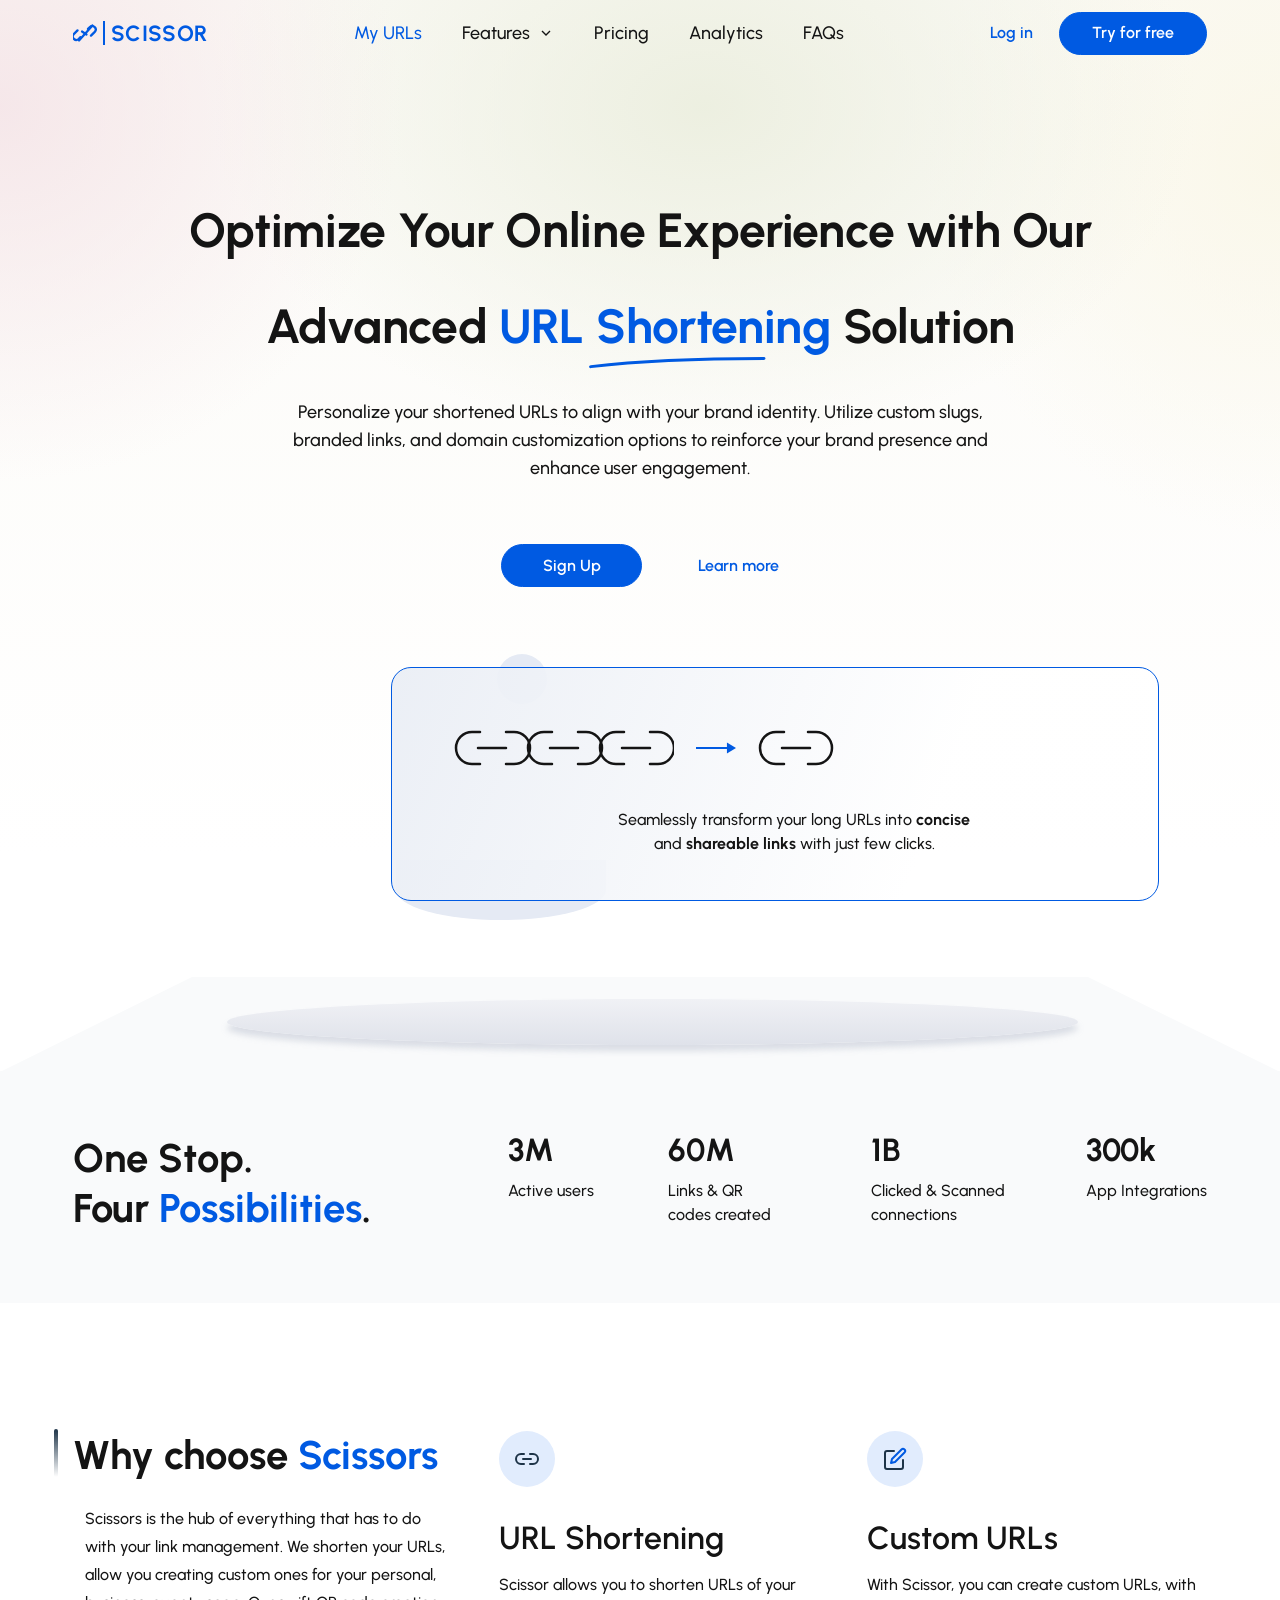
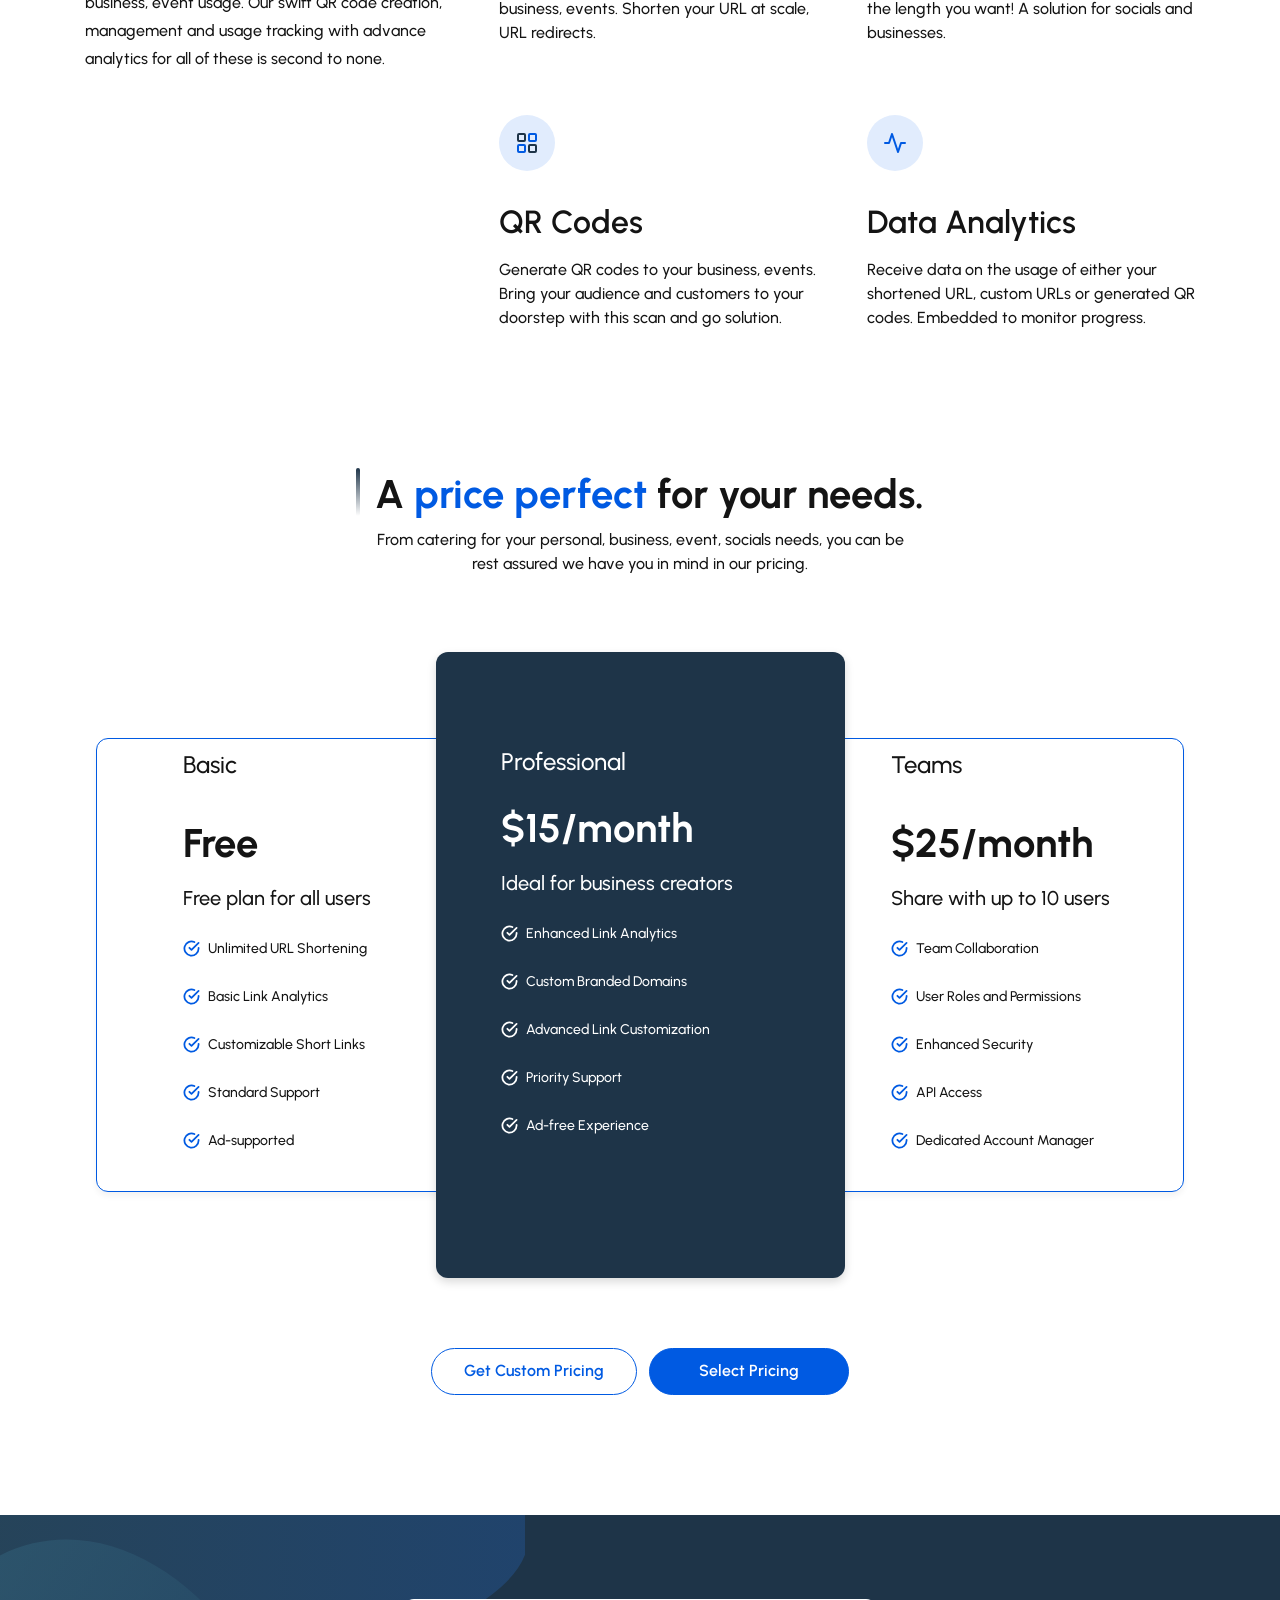
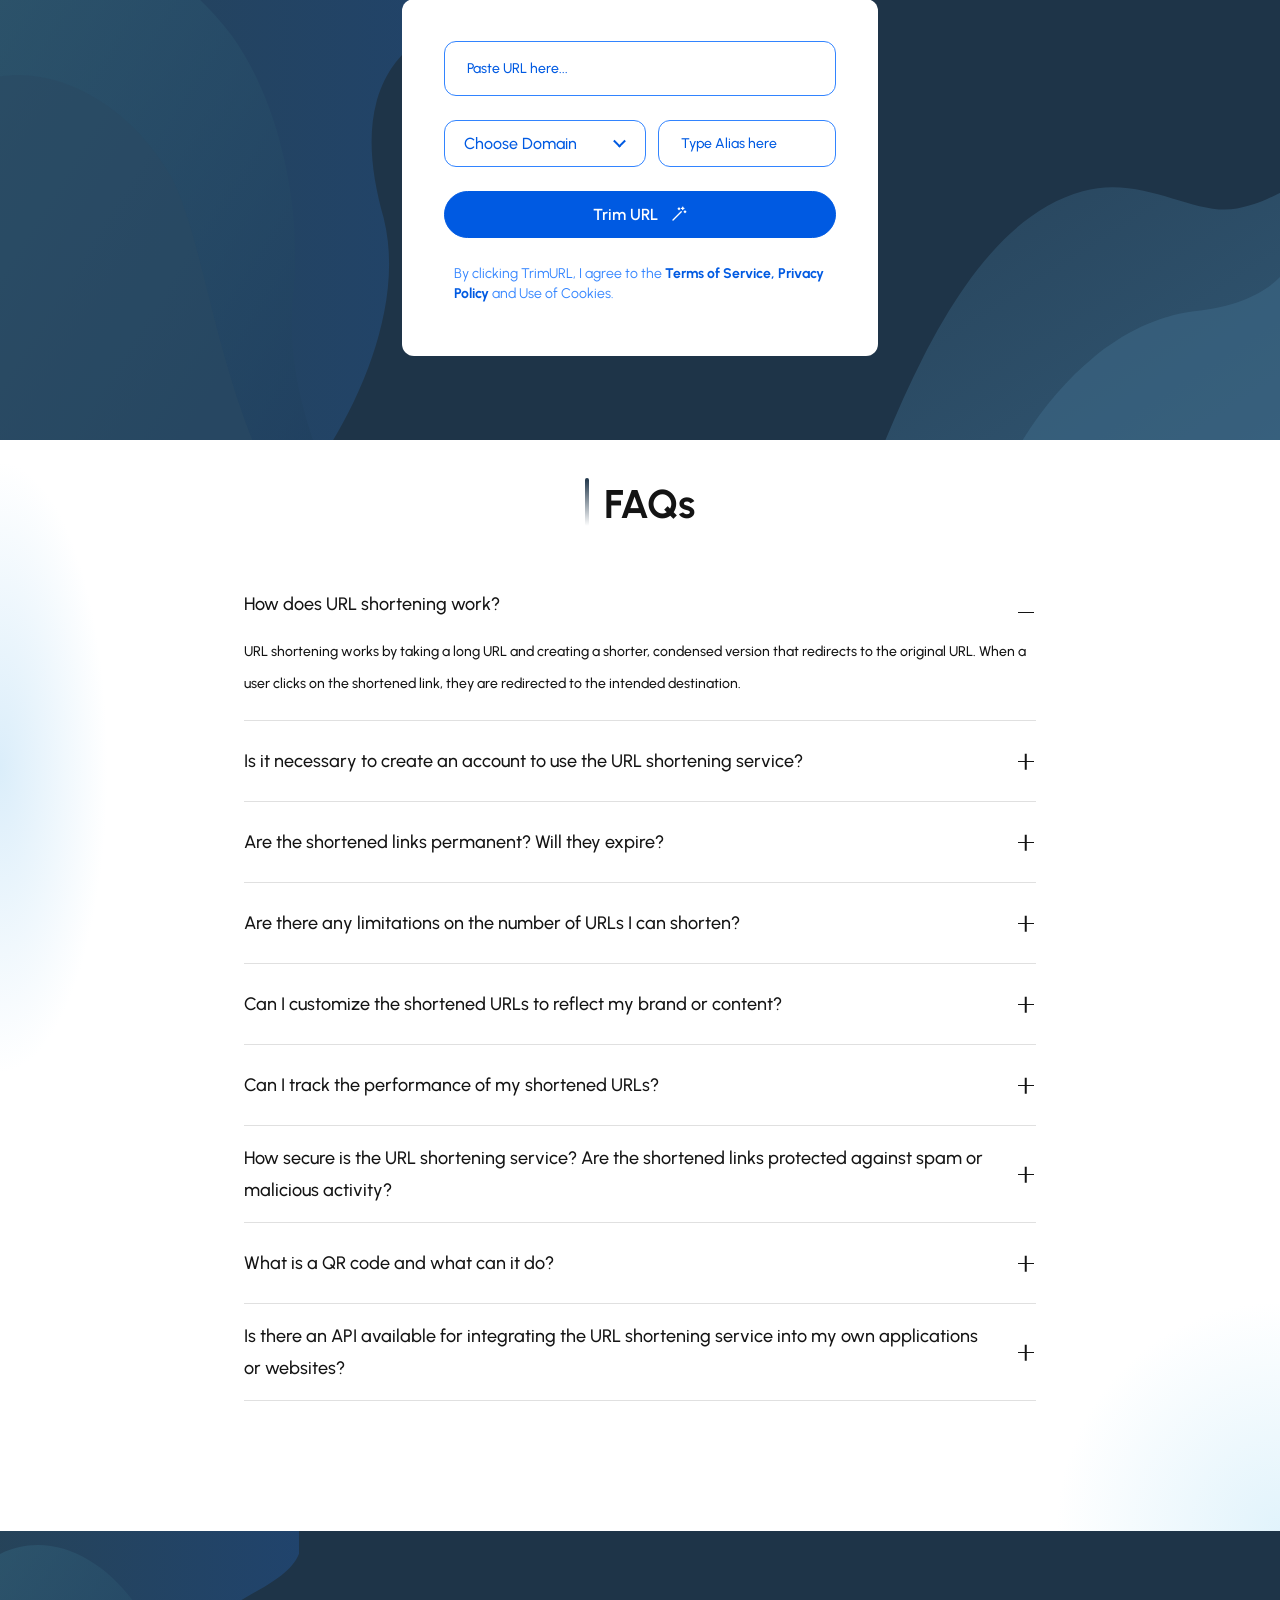
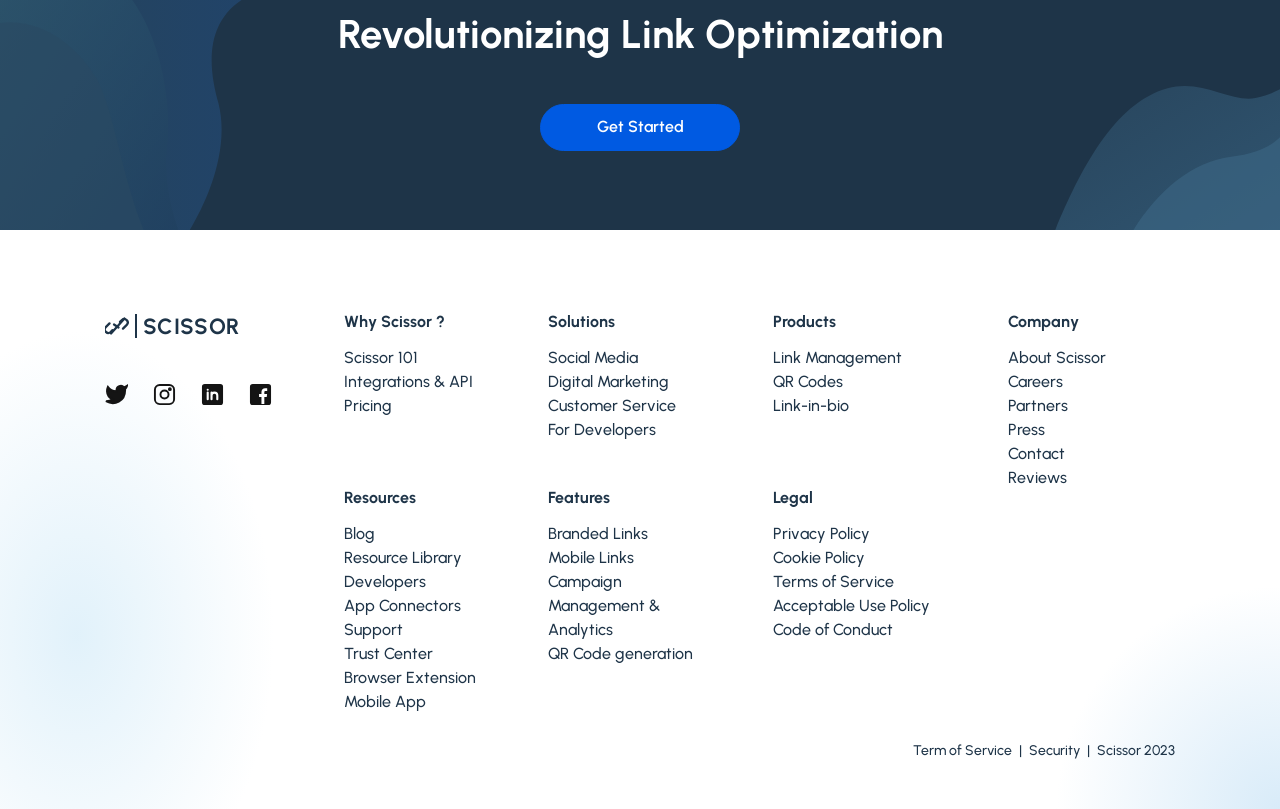
<file: assesment_2/index.html>
<!DOCTYPE html>
<html lang="en">
<head>
  <meta charset="UTF-8">
  <meta name="viewport" content="width=device-width, initial-scale=1.0">
  <title>Scissor | URL Shortener</title>
  <link rel="preconnect" href="https://fonts.googleapis.com">
  <link rel="preconnect" href="https://fonts.gstatic.com" crossorigin>
  <link href="https://fonts.googleapis.com/css2?family=Urbanist:wght@400;500;600;700&display=swap" rel="stylesheet">
  <link rel="stylesheet" href="styles.css">
</head>
<body>

  <!-- ===================== HEADER ===================== -->
  <header class="header">
    <nav class="nav container">
      <a href="#" class="logo" aria-label="Scissor home">
        <svg class="logo-icon" viewBox="0 0 32 32" fill="none" aria-hidden="true">
          <g stroke="currentColor" stroke-width="3" stroke-linecap="round">
            <path d="M10 21.5 7.5 24a4.6 4.6 0 0 1-6.5-6.5L6 12.5"/>
            <path d="M20 10.5 22.5 8a4.6 4.6 0 0 1 6.5 6.5l-5 5"/>
            <path d="M8 26 26 6"/>
            <path d="M12 14l6 4"/>
          </g>
        </svg>
        <span class="logo-divider"></span>
        <span class="logo-text">SCISSOR</span>
      </a>

      <!-- Checkbox hack: opens the menu on small screens without JavaScript -->
      <input type="checkbox" id="menu-toggle" class="menu-toggle">
      <label for="menu-toggle" class="menu-icon" aria-label="Open menu">
        <span></span><span></span><span></span>
      </label>

      <ul class="nav-links">
        <li><a href="#" class="active">My URLs</a></li>
        <li>
          <a href="#features">Features
            <svg class="chevron" viewBox="0 0 24 24" aria-hidden="true"><polyline points="6 9 12 15 18 9"/></svg>
          </a>
        </li>
        <li><a href="#pricing">Pricing</a></li>
        <li><a href="#">Analytics</a></li>
        <li><a href="#faqs">FAQs</a></li>
      </ul>

      <div class="nav-actions">
        <a href="#" class="login">Log in</a>
        <a href="#trim" class="btn btn-primary">Try for free</a>
      </div>
    </nav>
  </header>

  <main>
    <!-- ===================== HERO ===================== -->
    <section class="hero">
      <div class="container hero-content">
        <h1>
          Optimize Your Online Experience with Our<br>
          Advanced <span class="highlight">URL Shortening
            <svg class="swoosh" viewBox="0 0 240 24" preserveAspectRatio="none" aria-hidden="true">
              <path d="M4 20C70 10 160 6 236 6" />
            </svg>
          </span> Solution
        </h1>
        <p class="hero-text">
          Personalize your shortened URLs to align with your brand identity. Utilize custom slugs,
          branded links, and domain customization options to reinforce your brand presence and
          enhance user engagement.
        </p>
        <div class="hero-buttons">
          <a href="#trim" class="btn btn-primary btn-lg">Sign Up</a>
          <a href="#features" class="text-link">Learn more</a>
        </div>

        <div class="hero-card">
          <div class="chain">
            <!-- Three long links -->
            <svg class="chain-long" viewBox="0 0 220 40" fill="none" aria-hidden="true">
              <g stroke="#141414" stroke-width="2.5" stroke-linecap="round">
                <path d="M26 4H18a16 16 0 0 0 0 32h8"/>
                <path d="M52 4h8a16 16 0 0 1 0 32h-8"/>
                <path d="M24 20h28"/>
                <path d="M98 4h-8a16 16 0 0 0 0 32h8"/>
                <path d="M124 4h8a16 16 0 0 1 0 32h-8"/>
                <path d="M96 20h28"/>
                <path d="M170 4h-8a16 16 0 0 0 0 32h8"/>
                <path d="M196 4h8a16 16 0 0 1 0 32h-8"/>
                <path d="M168 20h28"/>
              </g>
            </svg>
            <!-- Arrow -->
            <svg class="chain-arrow" viewBox="0 0 44 14" aria-hidden="true">
              <path d="M0 7h36" stroke="#005AE2" stroke-width="2"/>
              <path d="M34 1l10 6-10 6z" fill="#005AE2"/>
            </svg>
            <!-- One short link -->
            <svg class="chain-short" viewBox="0 0 76 40" fill="none" aria-hidden="true">
              <g stroke="#141414" stroke-width="2.5" stroke-linecap="round">
                <path d="M26 4H18a16 16 0 0 0 0 32h8"/>
                <path d="M50 4h8a16 16 0 0 1 0 32h-8"/>
                <path d="M24 20h28"/>
              </g>
            </svg>
          </div>
          <p>
            Seamlessly transform your long URLs into <strong>concise</strong><br>
            and <strong>shareable links</strong> with just few clicks.
          </p>
        </div>
      </div>
    </section>

    <!-- ===================== STATS ===================== -->
    <section class="stats">
      <div class="stage" aria-hidden="true"><span class="stage-shadow"></span></div>
      <div class="container stats-inner">
        <h2>One Stop.<br>Four <span class="blue">Possibilities</span>.</h2>
        <ul class="stats-list">
          <li><span class="stat-number">3M</span><span class="stat-label">Active users</span></li>
          <li><span class="stat-number">60M</span><span class="stat-label">Links &amp; QR<br>codes created</span></li>
          <li><span class="stat-number">1B</span><span class="stat-label">Clicked &amp; Scanned<br>connections</span></li>
          <li><span class="stat-number">300k</span><span class="stat-label">App Integrations</span></li>
        </ul>
      </div>
    </section>

    <!-- ===================== WHY CHOOSE ===================== -->
    <section class="why" id="features">
      <div class="container why-inner">
        <div class="why-intro">
          <h2 class="section-title">Why choose <span class="blue">Scissors</span></h2>
          <p>
            Scissors is the hub of everything that has to do with your link management.
            We shorten your URLs, allow you creating custom ones for your personal, business,
            event usage. Our swift QR code creation, management and usage tracking with
            advance analytics for all of these is second to none.
          </p>
        </div>

        <div class="features">
          <article class="feature">
            <div class="feature-icon">
              <svg viewBox="0 0 24 24" aria-hidden="true">
                <path d="M15 7h3a5 5 0 0 1 0 10h-3M9 17H6A5 5 0 0 1 6 7h3"/><path d="M8 12h8"/>
              </svg>
            </div>
            <h3>URL Shortening</h3>
            <p>Scissor allows you to shorten URLs of your business, events. Shorten your URL at scale, URL redirects.</p>
          </article>

          <article class="feature">
            <div class="feature-icon">
              <svg viewBox="0 0 24 24" aria-hidden="true">
                <path d="M11 4H4a2 2 0 0 0-2 2v14a2 2 0 0 0 2 2h14a2 2 0 0 0 2-2v-7"/>
                <path class="accent" d="M18.5 2.5a2.12 2.12 0 0 1 3 3L12 15l-4 1 1-4z"/>
              </svg>
            </div>
            <h3>Custom URLs</h3>
            <p>With Scissor, you can create custom URLs, with the length you want! A solution for socials and businesses.</p>
          </article>

          <article class="feature">
            <div class="feature-icon">
              <svg viewBox="0 0 24 24" aria-hidden="true">
                <rect x="3" y="3" width="7" height="7" rx="1"/>
                <rect class="accent" x="14" y="3" width="7" height="7" rx="1"/>
                <rect class="accent" x="3" y="14" width="7" height="7" rx="1"/>
                <rect x="14" y="14" width="7" height="7" rx="1"/>
              </svg>
            </div>
            <h3>QR Codes</h3>
            <p>Generate QR codes to your business, events. Bring your audience and customers to your doorstep with this scan and go solution.</p>
          </article>

          <article class="feature">
            <div class="feature-icon">
              <svg viewBox="0 0 24 24" aria-hidden="true">
                <polyline class="accent" points="22 12 18 12 15 21 9 3 6 12 2 12"/>
              </svg>
            </div>
            <h3>Data Analytics</h3>
            <p>Receive data on the usage of either your shortened URL, custom URLs or generated QR codes. Embedded to monitor progress.</p>
          </article>
        </div>
      </div>
    </section>

    <!-- ===================== PRICING ===================== -->
    <section class="pricing" id="pricing">
      <div class="container">
        <div class="pricing-header">
          <h2 class="section-title">A <span class="blue">price perfect</span> for your needs.</h2>
          <p>
            From catering for your personal, business, event, socials needs, you can be<br>
            rest assured we have you in mind in our pricing.
          </p>
        </div>

        <div class="plans">
          <article class="plan">
            <h3 class="plan-name">Basic</h3>
            <p class="plan-price">Free</p>
            <p class="plan-desc">Free plan for all users</p>
            <ul class="plan-features">
              <li>Unlimited URL Shortening</li>
              <li>Basic Link Analytics</li>
              <li>Customizable Short Links</li>
              <li>Standard Support</li>
              <li>Ad-supported</li>
            </ul>
          </article>

          <article class="plan plan-featured">
            <h3 class="plan-name">Professional</h3>
            <p class="plan-price">$15/month</p>
            <p class="plan-desc">Ideal for business creators</p>
            <ul class="plan-features">
              <li>Enhanced Link Analytics</li>
              <li>Custom Branded Domains</li>
              <li>Advanced Link Customization</li>
              <li>Priority Support</li>
              <li>Ad-free Experience</li>
            </ul>
          </article>

          <article class="plan">
            <h3 class="plan-name">Teams</h3>
            <p class="plan-price">$25/month</p>
            <p class="plan-desc">Share with up to 10 users</p>
            <ul class="plan-features">
              <li>Team Collaboration</li>
              <li>User Roles and Permissions</li>
              <li>Enhanced Security</li>
              <li>API Access</li>
              <li>Dedicated Account Manager</li>
            </ul>
          </article>
        </div>

        <div class="pricing-buttons">
          <a href="#" class="btn btn-outline btn-lg">Get Custom Pricing</a>
          <a href="#" class="btn btn-primary btn-lg">Select Pricing</a>
        </div>
      </div>
    </section>

    <!-- ===================== TRIM URL FORM ===================== -->
    <section class="trim dark-waves" id="trim">
      <form class="trim-card" action="#">
        <label for="long-url" class="visually-hidden">Long URL</label>
        <input type="url" id="long-url" class="field field-url" placeholder="Paste URL here...">

        <div class="trim-row">
          <label for="domain" class="visually-hidden">Domain</label>
          <div class="select-wrap">
            <select id="domain" class="field">
              <option value="" selected>Choose Domain</option>
              <option value="scissor.ly">scissor.ly</option>
              <option value="scsr.co">scsr.co</option>
            </select>
          </div>

          <label for="alias" class="visually-hidden">Alias</label>
          <input type="text" id="alias" class="field" placeholder="Type Alias here">
        </div>

        <button type="submit" class="btn btn-primary btn-block">
          Trim URL
          <svg class="wand" viewBox="0 0 24 24" aria-hidden="true">
            <path d="M4 20 15 9"/><path d="M17 3v3M15.5 4.5h3M20 8v2M19 9h2M12 4v2M11 5h2"/>
          </svg>
        </button>

        <p class="terms">
          By clicking TrimURL, I agree to the <a href="#">Terms of Service,</a>
          <a href="#">Privacy Policy</a> and Use of Cookies.
        </p>
      </form>
    </section>

    <!-- ===================== FAQs ===================== -->
    <section class="faqs" id="faqs">
      <div class="container">
        <h2 class="section-title">FAQs</h2>

        <div class="faq-list">
          <details open>
            <summary>How does URL shortening work?</summary>
            <p>URL shortening works by taking a long URL and creating a shorter, condensed version that redirects to the original URL. When a user clicks on the shortened link, they are redirected to the intended destination.</p>
          </details>
          <details>
            <summary>Is it necessary to create an account to use the URL shortening service?</summary>
            <p>No. You can shorten links without an account, but signing up lets you manage, customise and track all of your links in one place.</p>
          </details>
          <details>
            <summary>Are the shortened links permanent? Will they expire?</summary>
            <p>Shortened links do not expire by default. You can choose to set an expiry date for any link from your dashboard.</p>
          </details>
          <details>
            <summary>Are there any limitations on the number of URLs I can shorten?</summary>
            <p>The Basic plan includes unlimited URL shortening. Paid plans add advanced customisation and analytics.</p>
          </details>
          <details>
            <summary>Can I customize the shortened URLs to reflect my brand or content?</summary>
            <p>Yes. You can use custom aliases and, on paid plans, your own branded domain.</p>
          </details>
          <details>
            <summary>Can I track the performance of my shortened URLs?</summary>
            <p>Yes. Every link comes with analytics showing clicks, locations, devices and referrers.</p>
          </details>
          <details>
            <summary>How secure is the URL shortening service? Are the shortened links protected against spam or malicious activity?</summary>
            <p>All links are scanned for spam and malicious content, and every link is served over HTTPS.</p>
          </details>
          <details>
            <summary>What is a QR code and what can it do?</summary>
            <p>A QR code is a scannable image that opens a link on a phone. Scissor lets you generate a QR code for any of your links.</p>
          </details>
          <details>
            <summary>Is there an API available for integrating the URL shortening service into my own applications or websites?</summary>
            <p>Yes. The Teams plan includes API access so you can shorten and manage links from your own applications.</p>
          </details>
        </div>
      </div>
    </section>

    <!-- ===================== CALL TO ACTION ===================== -->
    <section class="cta dark-waves">
      <h2>Revolutionizing Link Optimization</h2>
      <a href="#trim" class="btn btn-primary btn-lg">Get Started</a>
    </section>
  </main>

  <!-- ===================== FOOTER ===================== -->
  <footer class="footer">
    <div class="container footer-inner">
      <div class="footer-brand">
        <a href="#" class="logo logo-dark" aria-label="Scissor home">
          <svg class="logo-icon" viewBox="0 0 32 32" fill="none" aria-hidden="true">
            <g stroke="currentColor" stroke-width="3" stroke-linecap="round">
              <path d="M10 21.5 7.5 24a4.6 4.6 0 0 1-6.5-6.5L6 12.5"/>
              <path d="M20 10.5 22.5 8a4.6 4.6 0 0 1 6.5 6.5l-5 5"/>
              <path d="M8 26 26 6"/>
              <path d="M12 14l6 4"/>
            </g>
          </svg>
          <span class="logo-divider"></span>
          <span class="logo-text">SCISSOR</span>
        </a>

        <ul class="socials">
          <li><a href="#" aria-label="Twitter">
            <svg viewBox="0 0 24 24"><path class="fill" d="M23 3a10.9 10.9 0 0 1-3.14 1.53 4.48 4.48 0 0 0-7.86 3v1A10.66 10.66 0 0 1 3 4s-4 9 5 13a11.64 11.64 0 0 1-7 2c9 5 20 0 20-11.5a4.5 4.5 0 0 0-.08-.83A7.72 7.72 0 0 0 23 3z"/></svg>
          </a></li>
          <li><a href="#" aria-label="Instagram">
            <svg viewBox="0 0 24 24"><rect x="2" y="2" width="20" height="20" rx="5"/><circle cx="12" cy="12" r="4.2"/><circle class="fill" cx="17.6" cy="6.4" r="1"/></svg>
          </a></li>
          <li><a href="#" aria-label="LinkedIn">
            <svg viewBox="0 0 24 24"><rect class="fill" x="2" y="2" width="20" height="20" rx="2"/><path class="cut" d="M7 10v7M7 7v.01M11 17v-7M11 13a3 3 0 0 1 6 0v4"/></svg>
          </a></li>
          <li><a href="#" aria-label="Facebook">
            <svg viewBox="0 0 24 24"><rect class="fill" x="2" y="2" width="20" height="20" rx="2"/><path class="fill-white" d="M16 22v-7.5h2.5l.4-3H16V9.7c0-.9.3-1.4 1.5-1.4H19V5.6c-.3 0-1.2-.1-2.2-.1-2.2 0-3.8 1.4-3.8 3.9v2.1h-2.5v3H13V22z"/></svg>
          </a></li>
        </ul>
      </div>

      <div class="footer-links">
        <div class="footer-col">
          <h4>Why Scissor ?</h4>
          <ul><li><a href="#">Scissor 101</a></li><li><a href="#">Integrations &amp; API</a></li><li><a href="#">Pricing</a></li></ul>
        </div>
        <div class="footer-col">
          <h4>Solutions</h4>
          <ul><li><a href="#">Social Media</a></li><li><a href="#">Digital Marketing</a></li><li><a href="#">Customer Service</a></li><li><a href="#">For Developers</a></li></ul>
        </div>
        <div class="footer-col">
          <h4>Products</h4>
          <ul><li><a href="#">Link Management</a></li><li><a href="#">QR Codes</a></li><li><a href="#">Link-in-bio</a></li></ul>
        </div>
        <div class="footer-col footer-col-tall">
          <h4>Company</h4>
          <ul><li><a href="#">About Scissor</a></li><li><a href="#">Careers</a></li><li><a href="#">Partners</a></li><li><a href="#">Press</a></li><li><a href="#">Contact</a></li><li><a href="#">Reviews</a></li></ul>
        </div>
        <div class="footer-col">
          <h4>Resources</h4>
          <ul><li><a href="#">Blog</a></li><li><a href="#">Resource Library</a></li><li><a href="#">Developers</a></li><li><a href="#">App Connectors</a></li><li><a href="#">Support</a></li><li><a href="#">Trust Center</a></li><li><a href="#">Browser Extension</a></li><li><a href="#">Mobile App</a></li></ul>
        </div>
        <div class="footer-col">
          <h4>Features</h4>
          <ul><li><a href="#">Branded Links</a></li><li><a href="#">Mobile Links</a></li><li><a href="#">Campaign<br>Management &amp;<br>Analytics</a></li><li><a href="#">QR Code generation</a></li></ul>
        </div>
        <div class="footer-col">
          <h4>Legal</h4>
          <ul><li><a href="#">Privacy Policy</a></li><li><a href="#">Cookie Policy</a></li><li><a href="#">Terms of Service</a></li><li><a href="#">Acceptable Use Policy</a></li><li><a href="#">Code of Conduct</a></li></ul>
        </div>
      </div>

      <p class="footer-bottom">
        <a href="#">Term of Service</a> <span>|</span> <a href="#">Security</a> <span>|</span> Scissor 2023
      </p>
    </div>
  </footer>

</body>
</html>
</file>
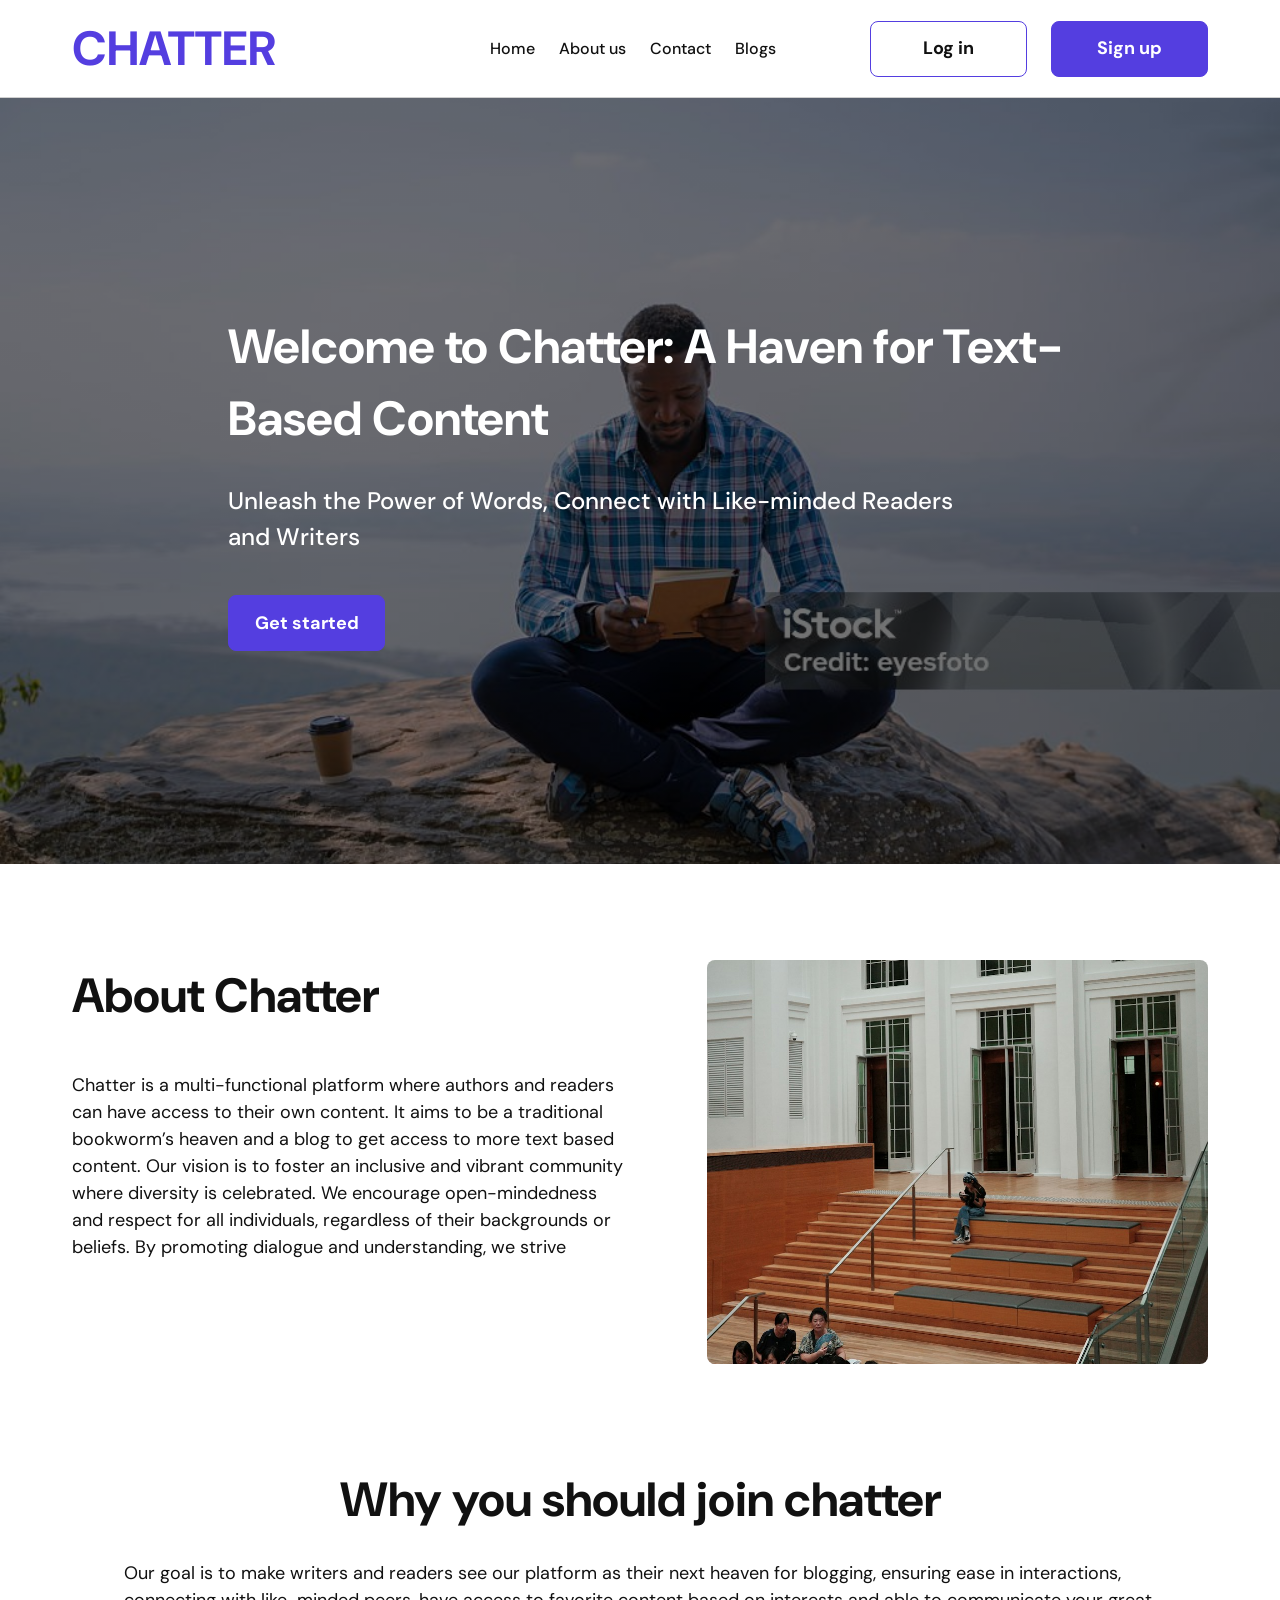
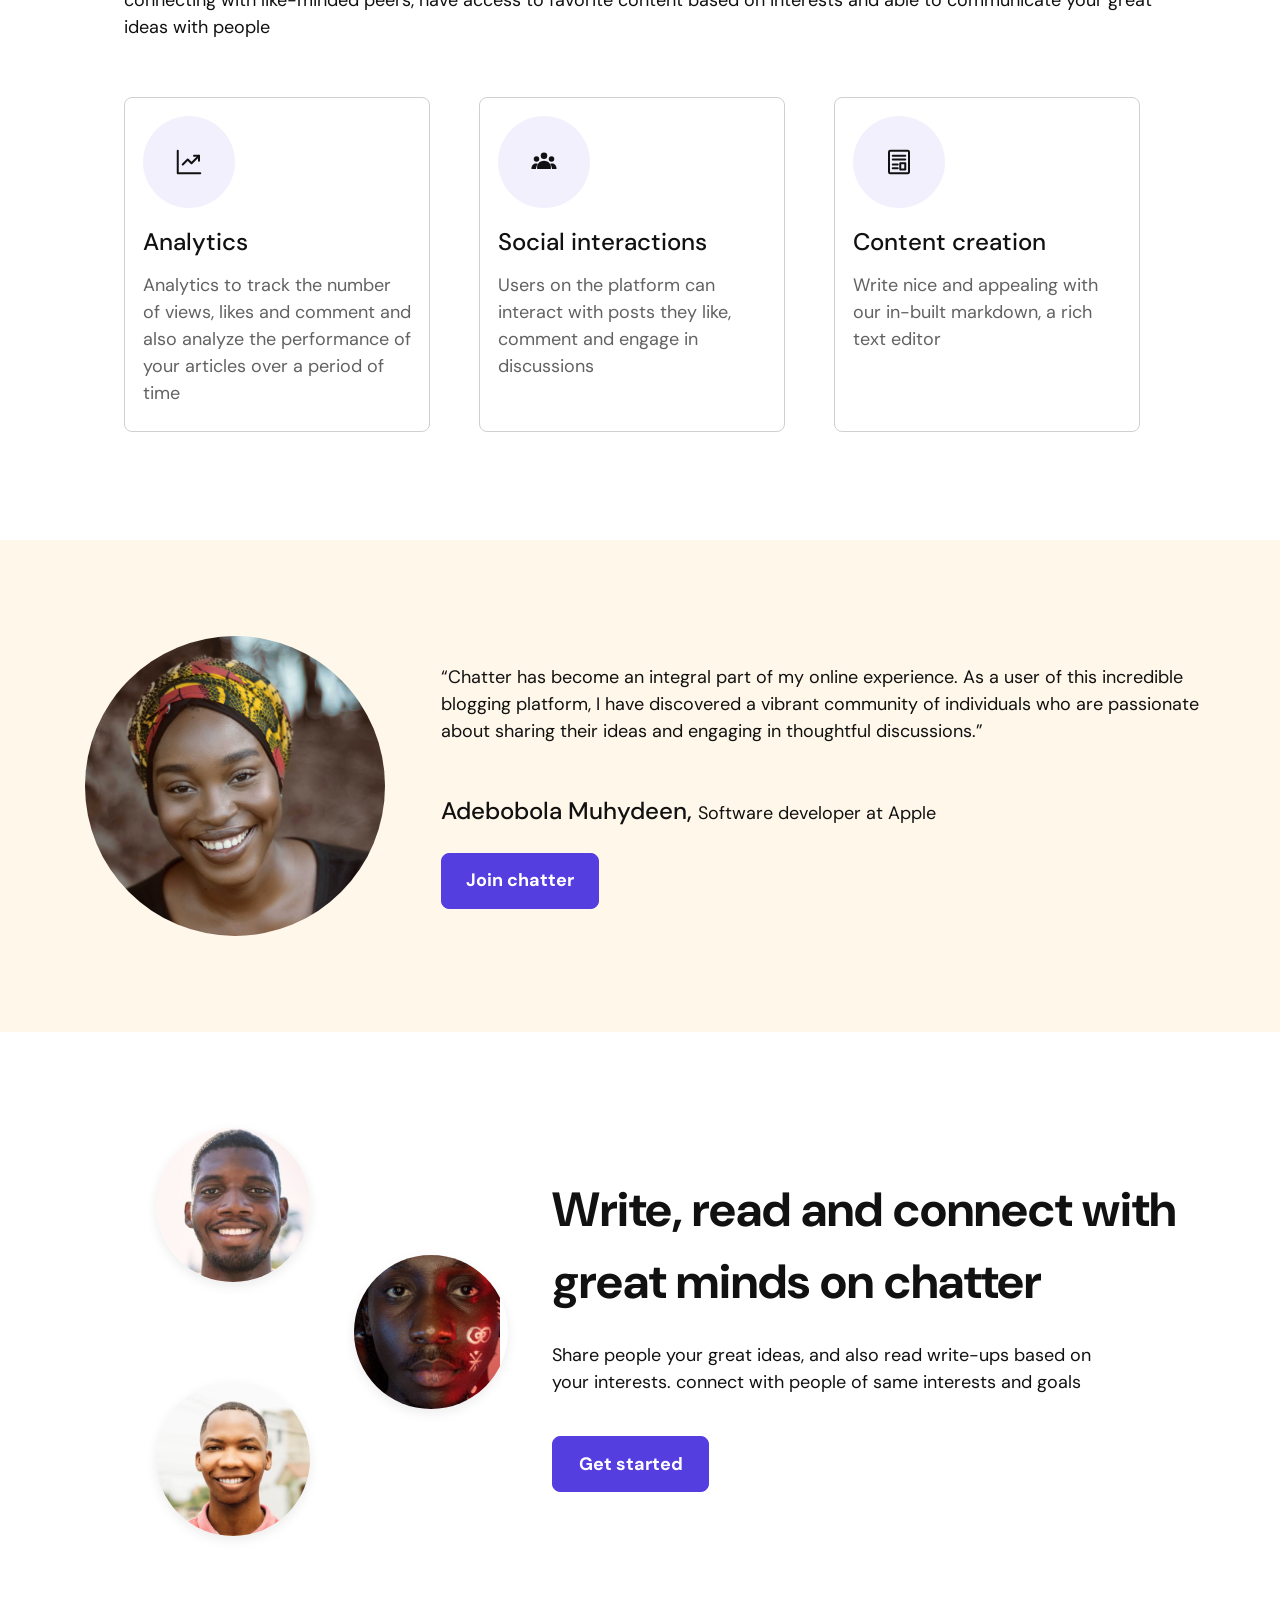
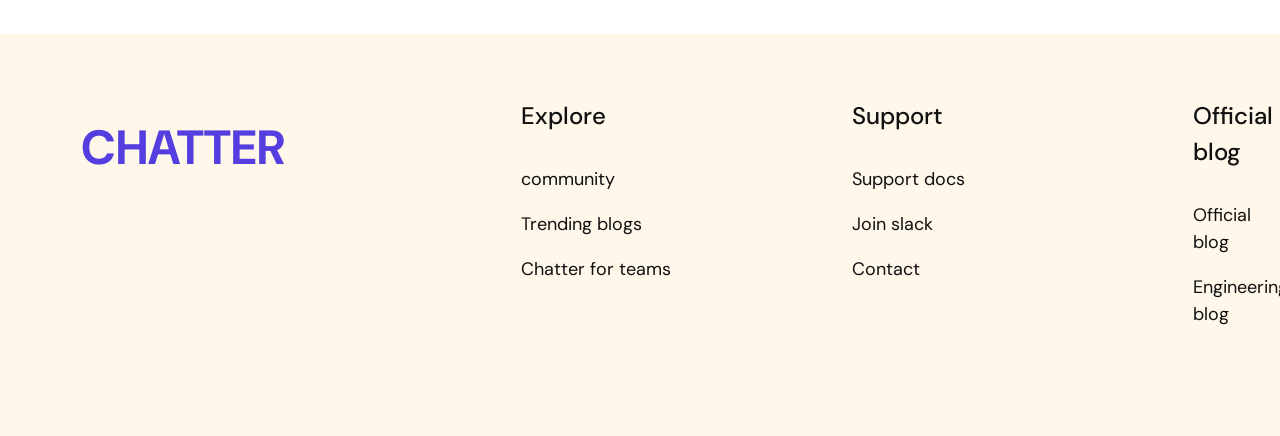
<file: final/index.html>
<!DOCTYPE html>
<html lang="en">
<head>
  <meta charset="UTF-8">
  <meta name="viewport" content="width=device-width, initial-scale=1.0">
  <title>Chatter | A Haven for Text-Based Content</title>
  <link rel="preconnect" href="https://fonts.googleapis.com">
  <link rel="preconnect" href="https://fonts.gstatic.com" crossorigin>
  <link href="https://fonts.googleapis.com/css2?family=DM+Sans:wght@400;500;700&display=swap" rel="stylesheet">
  <link rel="stylesheet" href="styles.css">
</head>
<body>

  <!-- ===================== HEADER ===================== -->
  <header class="header">
    <nav class="nav container">
      <a href="#" class="logo">CHATTER</a>

      <!-- Checkbox hack: opens the menu on small screens without JavaScript -->
      <input type="checkbox" id="menu-toggle" class="menu-toggle">
      <label for="menu-toggle" class="menu-icon" aria-label="Open menu">
        <span></span><span></span><span></span>
      </label>

      <div class="nav-menu">
        <ul class="nav-links">
          <li><a href="#">Home</a></li>
          <li><a href="#about">About us</a></li>
          <li><a href="#contact">Contact</a></li>
          <li><a href="#">Blogs</a></li>
        </ul>
        <div class="nav-actions">
          <a href="#" class="btn btn-outline">Log in</a>
          <a href="#" class="btn btn-primary">Sign up</a>
        </div>
      </div>
    </nav>
  </header>

  <main>
    <!-- ===================== HERO ===================== -->
    <section class="hero">
      <div class="container hero-content">
        <h1>Welcome to Chatter: A Haven for Text-Based Content</h1>
        <p>Unleash the Power of Words, Connect with Like-minded Readers and Writers</p>
        <a href="#" class="btn btn-primary">Get started</a>
      </div>
    </section>

    <!-- ===================== ABOUT ===================== -->
    <section class="about" id="about">
      <div class="container about-inner">
        <div class="about-text">
          <h2>About Chatter</h2>
          <p>
            Chatter is a multi-functional platform where authors and readers can have access to
            their own content. It aims to be a traditional bookworm’s heaven and a blog to get
            access to more text based content. Our vision is to foster an inclusive and vibrant
            community where diversity is celebrated. We encourage open-mindedness and respect for
            all individuals, regardless of their backgrounds or beliefs. By promoting dialogue and
            understanding, we strive
          </p>
        </div>
        <img src="images/about.jpg" alt="People reading and studying on the steps of a bright hall" class="about-image">
      </div>
    </section>

    <!-- ===================== WHY JOIN ===================== -->
    <section class="why">
      <div class="container">
        <h2>Why you should join chatter</h2>
        <p class="why-intro">
          Our goal is to make writers and readers see our platform as their next heaven for
          blogging, ensuring ease in interactions, connecting with like-minded peers, have access
          to favorite content based on interests and able to communicate your great ideas with people
        </p>

        <div class="cards">
          <article class="card">
            <div class="card-icon">
              <svg viewBox="0 0 24 24" aria-hidden="true">
                <path d="M3 3v18h18"/><polyline points="7 14 11 10 14 13 20 7"/><polyline points="16 7 20 7 20 11"/>
              </svg>
            </div>
            <h3>Analytics</h3>
            <p>Analytics to track the number of views, likes and comment and also analyze the performance of your articles over a period of time</p>
          </article>

          <article class="card">
            <div class="card-icon">
              <svg viewBox="0 0 24 24" aria-hidden="true" class="filled">
                <circle cx="12" cy="7" r="2.6"/><circle cx="6" cy="9.5" r="2.2"/><circle cx="18" cy="9.5" r="2.2"/>
                <path d="M12 11c3 0 5.5 2.2 5.5 5v1.5h-11V16c0-2.8 2.5-5 5.5-5z"/>
                <path d="M5.5 13.2c.6 0 1.1.1 1.6.3A6.4 6.4 0 0 0 5.5 17.5H2V17c0-2.1 1.6-3.8 3.5-3.8zM18.5 13.2c1.9 0 3.5 1.7 3.5 3.8v.5h-3.5a6.4 6.4 0 0 0-1.6-4c.5-.2 1-.3 1.6-.3z"/>
              </svg>
            </div>
            <h3>Social interactions</h3>
            <p>Users on the platform can interact with posts they like, comment and engage in discussions</p>
          </article>

          <article class="card">
            <div class="card-icon">
              <svg viewBox="0 0 24 24" aria-hidden="true">
                <rect x="4" y="3" width="16" height="18" rx="1"/>
                <path d="M7 7h10M7 10h10M7 14h4M7 17h4"/><rect x="13" y="13" width="4" height="5"/>
              </svg>
            </div>
            <h3>Content creation</h3>
            <p>Write nice and appealing with our in-built markdown, a rich text editor</p>
          </article>
        </div>
      </div>
    </section>

    <!-- ===================== TESTIMONIAL ===================== -->
    <section class="testimonial">
      <div class="container testimonial-inner">
        <img src="images/testimonial.avif" alt="Portrait of a Chatter user" class="testimonial-image">
        <div class="testimonial-text">
          <blockquote>
            “Chatter has become an integral part of my online experience. As a user of this
            incredible blogging platform, I have discovered a vibrant community of individuals who
            are passionate about sharing their ideas and engaging in thoughtful discussions.”
          </blockquote>
          <p class="testimonial-author">
            Adebobola Muhydeen, <span>Software developer at Apple</span>
          </p>
          <a href="#" class="btn btn-primary">Join chatter</a>
        </div>
      </div>
    </section>

    <!-- ===================== CONNECT ===================== -->
    <section class="connect">
      <div class="container connect-inner">
        <div class="avatars">
          <!-- Each photo sits in a round frame; the photo is zoomed in on the face -->
          <div class="avatar avatar-1"><img src="images/avatar-1.jpg" alt=""></div>
          <div class="avatar avatar-2"><img src="images/avatar-2.avif" alt=""></div>
          <div class="avatar avatar-3"><img src="images/avatar-3.jpg" alt=""></div>
        </div>
        <div class="connect-text">
          <h2>Write, read and connect with great minds on chatter</h2>
          <p>Share people your great ideas, and also read write-ups based on your interests. connect with people of same interests and goals</p>
          <a href="#" class="btn btn-primary">Get started</a>
        </div>
      </div>
    </section>
  </main>

  <!-- ===================== FOOTER ===================== -->
  <footer class="footer" id="contact">
    <div class="container footer-inner">
      <a href="#" class="logo">CHATTER</a>

      <div class="footer-col">
        <h4>Explore</h4>
        <ul>
          <li><a href="#">community</a></li>
          <li><a href="#">Trending blogs</a></li>
          <li><a href="#">Chatter for teams</a></li>
        </ul>
      </div>

      <div class="footer-col">
        <h4>Support</h4>
        <ul>
          <li><a href="#">Support docs</a></li>
          <li><a href="#">Join slack</a></li>
          <li><a href="#">Contact</a></li>
        </ul>
      </div>

      <div class="footer-col">
        <h4>Official blog</h4>
        <ul>
          <li><a href="#">Official blog</a></li>
          <li><a href="#">Engineering blog</a></li>
        </ul>
      </div>
    </div>
  </footer>

</body>
</html>
</file>
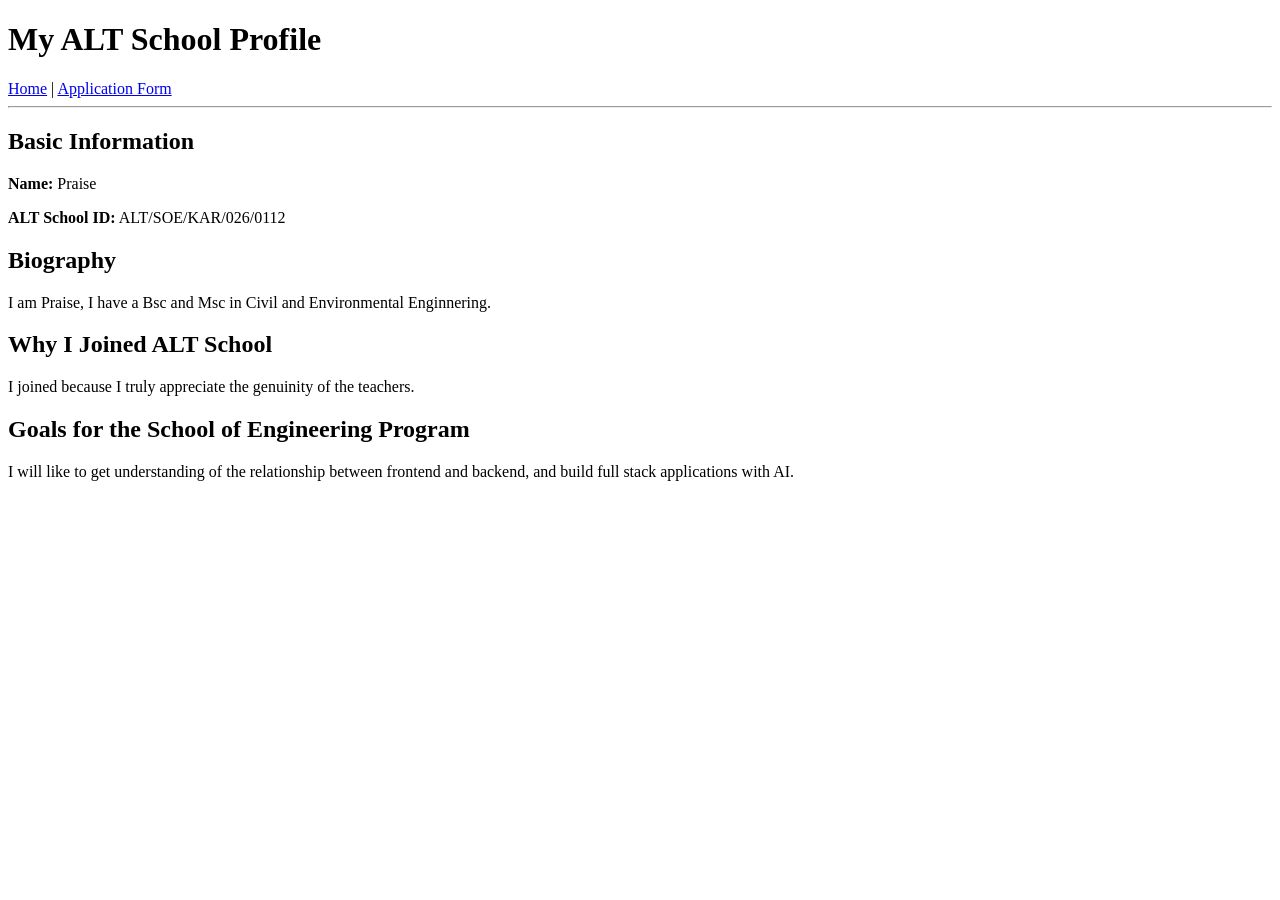
<file: assesment_1/part_a/index.html>
<!DOCTYPE html>
<html lang="en">
<head>
    <meta charset="UTF-8">
    <meta name="viewport" content="width=device-width, initial-scale=1.0">
    <title>ALT School Profile</title>
</head>
<body>

    <header>
        <h1>My ALT School Profile</h1>

        <nav aria-label="Global Navigation">
            <a href="index.html">Home</a> |
            <a href="form.html">Application Form</a>
        </nav>
        <hr>
    </header>

    <main>
        <section>
            <h2>Basic Information</h2>
            <p><strong>Name:</strong> Praise</p>
            <p><strong>ALT School ID:</strong> ALT/SOE/KAR/026/0112</p>
        </section>

        <section>
            <h2>Biography</h2>
            <p>
                I am Praise, I have a Bsc and Msc in Civil and Environmental Enginnering.
            </p>
        </section>

        <section>
            <h2>Why I Joined ALT School</h2>
            <p>
                I joined because I truly appreciate the genuinity of the teachers.
            </p>
        </section>

        <section>
            <h2>Goals for the School of Engineering Program</h2>
            <p>
                I will like to get understanding of the relationship between frontend and backend, and build full stack applications with AI.
            </p>
        </section>
    </main>
</body>
</html>
</file>
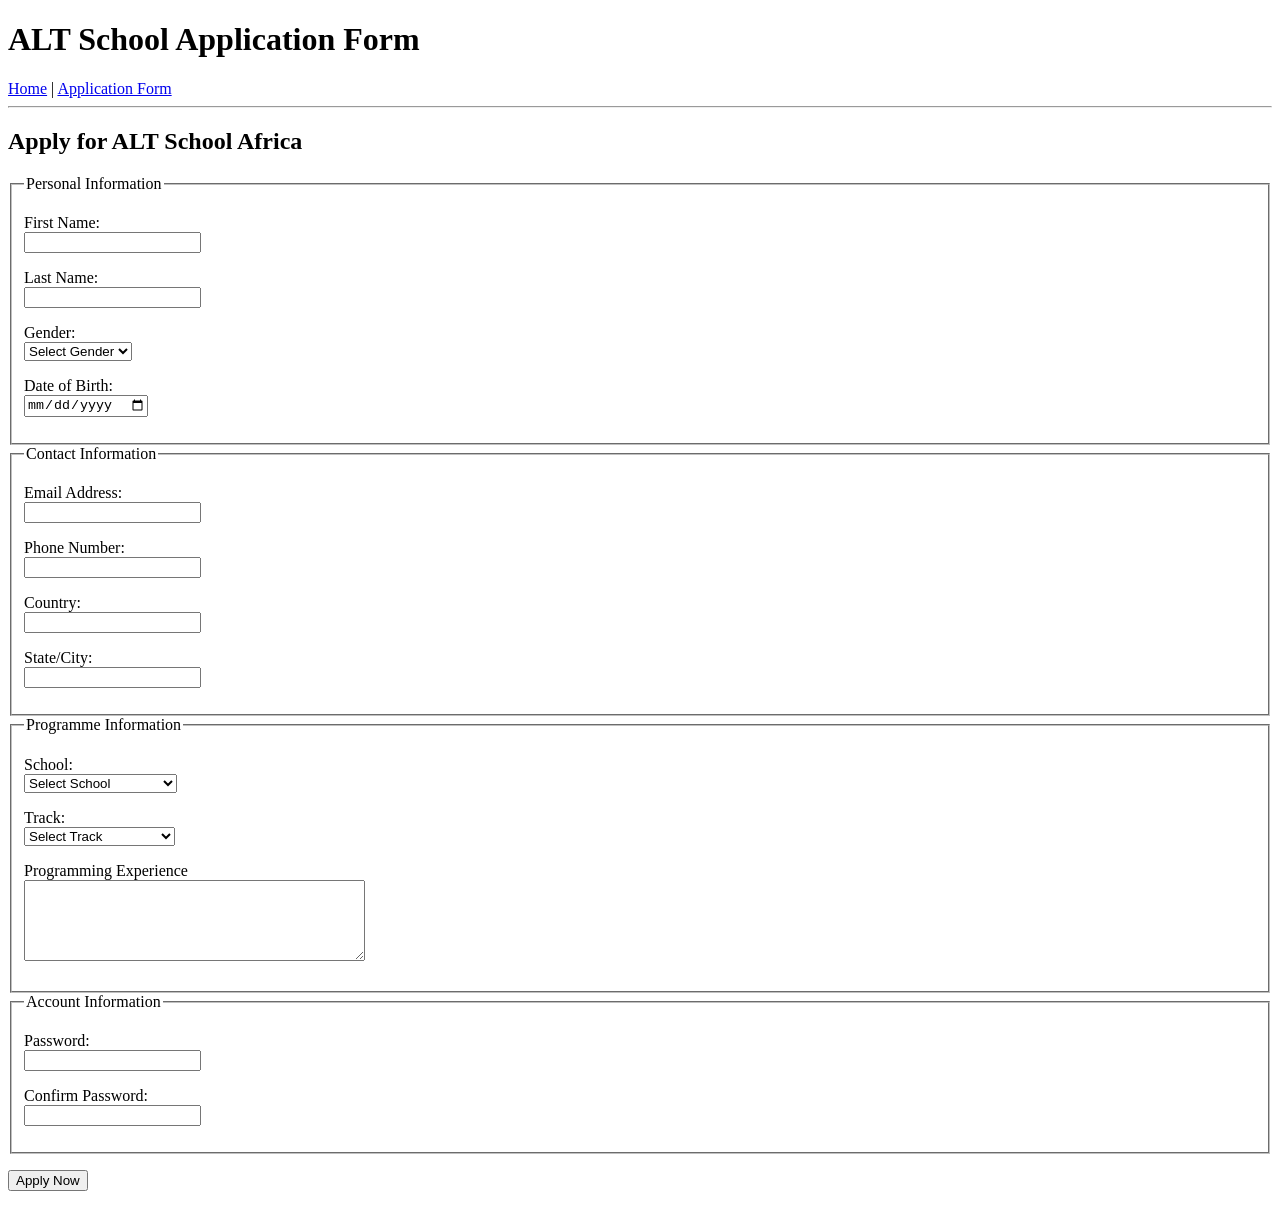
<file: assesment_1/part_a/form.html>
<!DOCTYPE html>
<html lang="en">
<head>
    <meta charset="UTF-8">
    <meta name="viewport" content="width=device-width, initial-scale=1.0">
    <title>ALT School Application Form</title>
</head>
<body>
 
    <header>
        <h1>ALT School Application Form</h1>
 
        <nav aria-label="Global Navigation">
            <a href="index.html">Home</a> |
            <a href="form.html">Application Form</a>
        </nav>
        <hr>
    </header>
 
    <main>
 
        <section>
            <h2>Apply for ALT School Africa</h2>
 
            <form action="#" method="post">
 
                <fieldset>
                    <legend>Personal Information</legend>
 
                    <p>
                        <label for="firstName">First Name:</label><br>
                        <input
                            type="text"
                            id="firstName"
                            name="firstName"
                            required>
                    </p>
 
                    <p>
                        <label for="lastName">Last Name:</label><br>
                        <input
                            type="text"
                            id="lastName"
                            name="lastName"
                            required>
                    </p>
 
                    <p>
                        <label for="gender">Gender:</label><br>
                        <select id="gender" name="gender" required>
                            <option value="">Select Gender</option>
                            <option value="male">Male</option>
                            <option value="female">Female</option>
                        </select>
                    </p>
 
                    <p>
                        <label for="dob">Date of Birth:</label><br>
                        <input
                            type="date"
                            id="dob"
                            name="dob"
                            required>
                    </p>
                </fieldset>
 
                <fieldset>
                    <legend>Contact Information</legend>
 
                    <p>
                        <label for="email">Email Address:</label><br>
                        <input
                            type="email"
                            id="email"
                            name="email"
                            required>
                    </p>
 
                    <p>
                        <label for="phone">Phone Number:</label><br>
                        <input
                            type="tel"
                            id="phone"
                            name="phone"
                            required>
                    </p>
 
                    <p>
                        <label for="country">Country:</label><br>
                        <input
                            type="text"
                            id="country"
                            name="country"
                            required>
                    </p>
 
                    <p>
                        <label for="state">State/City:</label><br>
                        <input
                            type="text"
                            id="state"
                            name="state"
                            required>
                    </p>
                </fieldset>
 
                <fieldset>
                    <legend>Programme Information</legend>
 
                    <p>
                        <label for="school">School:</label><br>
                        <select id="school" name="school" required>
                            <option value="">Select School</option>
                            <option value="engineering">
                                School of Engineering
                            </option>
                            <option value="data">
                                School of Data
                            </option>
                            <option value="product">
                                School of Product
                            </option>
                        </select>
                    </p>
 
                    <p>
                        <label for="track">Track:</label><br>
                        <select id="track" name="track" required>
                            <option value="">Select Track</option>
                            <option value="frontend">
                                Frontend Engineering
                            </option>
                            <option value="backend">
                                Backend Engineering
                            </option>
                            <option value="cloud">
                                Cloud Engineering
                            </option>
                            <option value="cybersecurity">
                                Cybersecurity
                            </option>
                        </select>
                    </p>
 
                    <p>
                        <label for="experience">
                            Programming Experience
                        </label><br>
                        <textarea
                            id="experience"
                            name="experience"
                            rows="5"
                            cols="40"></textarea>
                    </p>
                </fieldset>
 
                <fieldset>
                    <legend>Account Information</legend>
 
                    <p>
                        <label for="password">Password:</label><br>
                        <input
                            type="password"
                            id="password"
                            name="password"
                            required>
                    </p>
 
                    <p>
                        <label for="confirmPassword">
                            Confirm Password:
                        </label><br>
                        <input
                            type="password"
                            id="confirmPassword"
                            name="confirmPassword"
                            required>
                    </p>
                </fieldset>
 
                <p>
                    <button type="submit">Apply Now</button>
                </p>
 
            </form>
        </section>
 
    </main>
 
</body>
</html>
</file>
<file: assesment_2/styles.css>
/* =========================================================
   Scissor landing page — AltSchool Assessment 2
   Design width: 1440px
   ========================================================= */

/* ---------- Variables ---------- */
:root {
  --blue: #005ae2;
  --blue-light: #3284ff;
  --navy: #1e3448;
  --text: #141414;
  --grey-bg: #f9fafb;
  --icon-bg: #e1ecfd;
  --border: #e0e0e0;
  --white: #ffffff;
  --font: "Gilroy", "Urbanist", "Helvetica Neue", Arial, sans-serif;
}

/* ---------- Reset ---------- */
*,
*::before,
*::after {
  box-sizing: border-box;
  margin: 0;
  padding: 0;
}

html {
  scroll-behavior: smooth;
}

body {
  font-family: var(--font);
  color: var(--text);
  background: var(--white);
  line-height: 1.5;
  -webkit-font-smoothing: antialiased;
  overflow-x: hidden;
}

a {
  color: inherit;
  text-decoration: none;
}

ul {
  list-style: none;
}

img,
svg {
  display: block;
}

.container {
  width: 100%;
  max-width: 1166px;
  margin: 0 auto;
  padding: 0 16px;
}

.blue {
  color: var(--blue);
}

.visually-hidden {
  position: absolute;
  width: 1px;
  height: 1px;
  overflow: hidden;
  clip: rect(0 0 0 0);
  white-space: nowrap;
}

/* ---------- Buttons ---------- */
.btn {
  display: inline-flex;
  align-items: center;
  justify-content: center;
  gap: 12px;
  height: 43px;
  padding: 0 32px;
  border: 1px solid var(--blue);
  border-radius: 100px;
  font-family: inherit;
  font-size: 16px;
  font-weight: 600;
  cursor: pointer;
  transition: background 0.2s, color 0.2s, transform 0.2s;
}

.btn-primary {
  background: var(--blue);
  color: var(--white);
}

.btn-primary:hover {
  background: #004bbd;
}

.btn-outline {
  background: transparent;
  color: var(--blue);
}

.btn-outline:hover {
  background: var(--blue);
  color: var(--white);
}

.btn-lg {
  height: 47px;
  min-width: 200px;
}

.btn-block {
  width: 100%;
  height: 47px;
}

.text-link {
  color: var(--blue);
  font-weight: 600;
}

.text-link:hover {
  text-decoration: underline;
}

/* Section title with the gradient bar on its left */
.section-title {
  position: relative;
  display: inline-block;
  padding-left: 19px;
  font-size: 40px;
  font-weight: 700;
  line-height: 1.2;
}

.section-title::before {
  content: "";
  position: absolute;
  left: 0;
  top: -2px;
  width: 4px;
  height: 48px;
  border-radius: 2px;
  background: linear-gradient(180deg, #1e3448 0%, rgba(30, 52, 72, 0) 100%);
}

/* =========================================================
   HEADER
   ========================================================= */
.header {
  position: absolute;
  top: 0;
  left: 0;
  right: 0;
  z-index: 10;
}

.nav {
  display: flex;
  align-items: center;
  justify-content: space-between;
  height: 66px;
  max-width: 1166px;
}

.logo {
  display: flex;
  align-items: center;
  gap: 6px;
  color: var(--blue);
}

.logo-icon {
  width: 24px;
  height: 24px;
}

.logo-divider {
  width: 2px;
  height: 24px;
  background: currentColor;
}

.logo-text {
  font-size: 22px;
  font-weight: 700;
  letter-spacing: 0.3px;
}

.nav-links {
  display: flex;
  align-items: center;
  gap: 40px;
  font-size: 18px;
  font-weight: 500;
}

.nav-links a {
  display: flex;
  align-items: center;
  gap: 8px;
  transition: color 0.2s;
}

.nav-links a:hover,
.nav-links a.active {
  color: var(--blue);
}

.chevron {
  width: 16px;
  height: 16px;
  fill: none;
  stroke: currentColor;
  stroke-width: 2;
}

.nav-actions {
  display: flex;
  align-items: center;
  gap: 26px;
}

.login {
  color: var(--blue);
  font-weight: 600;
}

/* Mobile menu (hidden on desktop) */
.menu-toggle,
.menu-icon {
  display: none;
}

/* =========================================================
   HERO
   ========================================================= */
.hero {
  position: relative;
  /* Bottom padding leaves room for the grey stage (94px) that sits above the stats band */
  padding: 182px 0 170px;
  text-align: center;
  background:
    radial-gradient(ellipse 45% 50% at 0% 10%, rgba(244, 226, 230, 0.8), transparent 70%),
    radial-gradient(ellipse 55% 45% at 55% 10%, rgba(235, 238, 222, 0.9), transparent 70%),
    radial-gradient(ellipse 40% 50% at 100% 15%, rgba(250, 247, 232, 0.9), transparent 70%),
    linear-gradient(180deg, #fbfaf6 0%, #ffffff 80%);
}

/* New stacking context so the card's background shapes (z-index: -1) stay visible */
.hero-content {
  position: relative;
  z-index: 0;
}

.hero h1 {
  font-size: 48px;
  font-weight: 700;
  line-height: 96px;
  letter-spacing: -0.3px;
}

.highlight {
  position: relative;
  color: var(--blue);
  white-space: nowrap;
}

.swoosh {
  position: absolute;
  left: 26%;
  bottom: -14px;
  width: 52%;
  height: 14px;
  overflow: visible;
}

.swoosh path {
  fill: none;
  stroke: var(--blue);
  stroke-width: 5;
  stroke-linecap: round;
}

.hero-text {
  max-width: 740px;
  margin: 24px auto 0;
  font-size: 18px;
  font-weight: 500;
  line-height: 28px;
}

.hero-buttons {
  display: flex;
  align-items: center;
  justify-content: center;
  gap: 56px;
  margin-top: 62px;
}

.hero-buttons .btn-lg {
  min-width: 141px;
  height: 43px;
}

/* Card under the hero */
.hero-card {
  position: relative;
  max-width: 768px;
  min-height: 223px;
  margin: 80px auto 0;
  margin-left: calc(50% - 249px);
  padding: 60px 40px 44px 62px;
  border: 1px solid var(--blue);
  border-radius: 20px;
  background: linear-gradient(110deg, rgba(234, 238, 245, 0.95) 0%, rgba(255, 255, 255, 0.85) 70%);
}

/* Light blue shapes behind the card */
.hero-card::before,
.hero-card::after {
  content: "";
  position: absolute;
  z-index: -1;
  background: #e5eaf4;
}

.hero-card::before {
  top: -14px;
  left: 105px;
  width: 50px;
  height: 50px;
  border-radius: 50%;
}

.hero-card::after {
  bottom: -20px;
  left: 4px;
  width: 210px;
  height: 60px;
  border-radius: 0 0 50% 50%;
}

.chain {
  display: flex;
  align-items: center;
  gap: 22px;
}

.chain-long {
  width: 220px;
  height: 40px;
}

.chain-arrow {
  width: 40px;
  height: 14px;
}

.chain-short {
  width: 76px;
  height: 40px;
}

.hero-card p {
  margin-top: 40px;
  margin-left: 140px;
  font-size: 16px;
  font-weight: 500;
  line-height: 24px;
  text-align: center;
  max-width: 400px;
}

.hero-card strong {
  font-weight: 700;
}

/* =========================================================
   STATS
   ========================================================= */
.stats {
  position: relative;
  background: var(--grey-bg);
  padding: 62px 0 70px;
}

/* Grey "stage" with slanted sides above the stats band */
.stage {
  position: absolute;
  left: 0;
  right: 0;
  top: -94px;
  height: 95px;
  background: var(--grey-bg);
  clip-path: polygon(15% 0, 85% 0, 100% 100%, 0 100%);
}

.stage-shadow {
  position: absolute;
  left: 17.7%;
  right: 15.8%;
  top: 22px;
  height: 46px;
  border-radius: 50%;
  background: linear-gradient(180deg, #f0f1f5, #dfe2ea);
  box-shadow: 0 6px 6px rgba(160, 170, 190, 0.35);
}

.stats-inner {
  display: flex;
  justify-content: space-between;
  align-items: flex-start;
}

.stats h2 {
  font-size: 40px;
  font-weight: 700;
  line-height: 50px;
}

.stats-list {
  display: grid;
  grid-template-columns: 160px 203px 215px auto;
  margin-top: -2px;
}

.stats-list li {
  display: flex;
  flex-direction: column;
}

.stat-number {
  font-size: 32px;
  font-weight: 700;
  line-height: 1.2;
}

.stat-label {
  margin-top: 10px;
  font-size: 16px;
  font-weight: 500;
  line-height: 24px;
}

/* =========================================================
   WHY CHOOSE SCISSORS
   ========================================================= */
.why {
  padding: 128px 0 140px;
}

.why-inner {
  display: flex;
  justify-content: space-between;
  gap: 40px;
}

.why-intro {
  max-width: 400px;
  margin-left: -19px;
}

.why-intro p {
  margin-top: 26px;
  padding-left: 31px;
  font-size: 16px;
  font-weight: 500;
  line-height: 28px;
}

.features {
  display: grid;
  grid-template-columns: repeat(2, 340px);
  column-gap: 28px;
  row-gap: 70px;
}

.feature-icon {
  display: flex;
  align-items: center;
  justify-content: center;
  width: 56px;
  height: 56px;
  border-radius: 50%;
  background: var(--icon-bg);
}

.feature-icon svg {
  width: 24px;
  height: 24px;
  fill: none;
  stroke: var(--navy);
  stroke-width: 2;
  stroke-linecap: round;
  stroke-linejoin: round;
}

.feature-icon .accent {
  stroke: var(--blue);
}

.feature h3 {
  margin-top: 32px;
  font-size: 32px;
  font-weight: 600;
  line-height: 1.2;
}

.feature p {
  margin-top: 16px;
  font-size: 16px;
  font-weight: 500;
  line-height: 24px;
}

/* =========================================================
   PRICING
   ========================================================= */
.pricing {
  padding: 0 0 120px;
}

.pricing-header {
  text-align: center;
}

.pricing-header p {
  margin-top: 10px;
  font-size: 16px;
  font-weight: 500;
  line-height: 24px;
}

.plans {
  position: relative;
  display: grid;
  grid-template-columns: 1fr 409px 1fr;
  align-items: center;
  max-width: 1088px;
  margin: 76px auto 0;
}

/* Shared bordered box behind the two side cards */
.plans::before {
  content: "";
  position: absolute;
  left: 0;
  right: 0;
  top: 50%;
  height: 454px;
  transform: translateY(-50%);
  border: 1px solid var(--blue);
  border-radius: 12px;
  box-shadow: 0 4px 6px rgba(0, 0, 0, 0.05);
}

.plan {
  position: relative;
  padding: 26px 40px 44px 87px;
}

.plan:last-child {
  padding-left: 46px;
}

.plan-featured {
  height: 626px;
  padding: 92px 40px 40px 65px;
  border-radius: 12px;
  background: var(--navy);
  color: var(--white);
  box-shadow: 0 4px 10px rgba(0, 0, 0, 0.15);
}

.plan-name {
  font-size: 24px;
  font-weight: 500;
}

.plan-price {
  margin-top: 36px;
  font-size: 40px;
  font-weight: 700;
  line-height: 1.2;
}

.plan-featured .plan-price {
  margin-top: 24px;
}

.plan-desc {
  margin-top: 16px;
  font-size: 20px;
  font-weight: 500;
}

.plan-features {
  margin-top: 12px;
}

.plan-features li {
  display: flex;
  align-items: center;
  gap: 8px;
  height: 48px;
  font-size: 14px;
  font-weight: 500;
}

/* Check-circle icon drawn as a CSS mask so its colour can change */
.plan-features li::before {
  content: "";
  flex-shrink: 0;
  width: 17px;
  height: 17px;
  background: var(--blue);
  -webkit-mask: url("data:image/svg+xml,%3Csvg xmlns='http://www.w3.org/2000/svg' viewBox='0 0 24 24' fill='none' stroke='black' stroke-width='2.5' stroke-linecap='round' stroke-linejoin='round'%3E%3Cpath d='M22 11.08V12a10 10 0 1 1-5.93-9.14'/%3E%3Cpolyline points='22 4 12 14.01 9 11.01'/%3E%3C/svg%3E") center / contain no-repeat;
  mask: url("data:image/svg+xml,%3Csvg xmlns='http://www.w3.org/2000/svg' viewBox='0 0 24 24' fill='none' stroke='black' stroke-width='2.5' stroke-linecap='round' stroke-linejoin='round'%3E%3Cpath d='M22 11.08V12a10 10 0 1 1-5.93-9.14'/%3E%3Cpolyline points='22 4 12 14.01 9 11.01'/%3E%3C/svg%3E") center / contain no-repeat;
}

.plan-featured .plan-features li::before {
  background: var(--white);
}

.pricing-buttons {
  display: flex;
  justify-content: center;
  gap: 12px;
  margin-top: 70px;
}

/* =========================================================
   DARK SECTIONS WITH WAVES (Trim URL + CTA)
   ========================================================= */
.dark-waves {
  position: relative;
  overflow: hidden;
  background-color: var(--navy);
  background-image: url("images/waves-left.svg"), url("images/waves-right.svg");
  background-repeat: no-repeat;
  background-position: left top, right bottom;
  background-size: auto 100%, auto 85%;
}

/* ---------- Trim URL form ---------- */
.trim {
  display: flex;
  justify-content: center;
  padding: 84px 16px;
}

.trim-card {
  width: 100%;
  max-width: 476px;
  padding: 42px 42px 52px;
  border-radius: 12px;
  background: var(--white);
}

.field {
  width: 100%;
  height: 47px;
  padding: 0 22px;
  border: 1px solid var(--blue-light);
  border-radius: 12px;
  background: var(--white);
  font-family: inherit;
  font-size: 14px;
  font-weight: 500;
  color: var(--blue);
  outline: none;
  transition: box-shadow 0.2s;
}

.field::placeholder {
  color: var(--blue);
}

.field:focus {
  box-shadow: 0 0 0 3px rgba(0, 90, 226, 0.15);
}

.field-url {
  height: 55px;
}

.trim-row {
  display: grid;
  grid-template-columns: 202px 1fr;
  gap: 12px;
  margin: 24px 0;
}

/* Custom arrow for the select box */
.select-wrap {
  position: relative;
}

.select-wrap select {
  appearance: none;
  -webkit-appearance: none;
  padding-left: 19px;
  font-size: 16px;
  cursor: pointer;
}

.select-wrap::after {
  content: "";
  position: absolute;
  right: 22px;
  top: 50%;
  width: 9px;
  height: 9px;
  border-right: 2px solid var(--blue);
  border-bottom: 2px solid var(--blue);
  transform: translateY(-70%) rotate(45deg);
  pointer-events: none;
}

.wand {
  width: 18px;
  height: 18px;
  fill: none;
  stroke: var(--white);
  stroke-width: 1.8;
  stroke-linecap: round;
}

.terms {
  margin-top: 26px;
  padding: 0 10px;
  font-size: 14px;
  line-height: 20px;
  color: var(--blue-light);
}

.terms a {
  font-weight: 700;
  color: var(--blue);
}

.terms a:hover {
  text-decoration: underline;
}

/* =========================================================
   FAQs
   ========================================================= */
.faqs {
  position: relative;
  padding: 40px 0 130px;
  text-align: center;
  background:
    radial-gradient(ellipse 12% 40% at 0% 30%, rgba(203, 230, 248, 0.7), transparent 70%),
    radial-gradient(ellipse 25% 30% at 100% 100%, rgba(212, 238, 250, 0.7), transparent 70%),
    var(--white);
}

.faq-list {
  max-width: 792px;
  margin: 60px auto 0;
  text-align: left;
}

.faq-list details {
  border-bottom: 1px solid var(--border);
}

.faq-list summary {
  position: relative;
  display: flex;
  align-items: center;
  min-height: 80px;
  padding: 16px 48px 16px 0;
  font-size: 18px;
  font-weight: 500;
  line-height: 32px;
  cursor: pointer;
  list-style: none;
}

/* Hide the default triangle marker */
.faq-list summary::-webkit-details-marker {
  display: none;
}

/* Plus sign: two lines; the vertical one disappears when open */
.faq-list summary::before,
.faq-list summary::after {
  content: "";
  position: absolute;
  right: 2px;
  top: 50%;
  width: 16px;
  height: 1.5px;
  background: var(--text);
  transition: transform 0.2s;
}

.faq-list summary::after {
  transform: rotate(90deg);
}

.faq-list details[open] summary::after {
  transform: rotate(0deg);
}

.faq-list details:first-child summary {
  min-height: 0;
  padding-top: 0;
}

.faq-list details p {
  padding-bottom: 20px;
  font-size: 14px;
  font-weight: 500;
  line-height: 32px;
}

/* =========================================================
   CALL TO ACTION
   ========================================================= */
.cta {
  display: flex;
  flex-direction: column;
  align-items: center;
  justify-content: center;
  gap: 46px;
  min-height: 299px;
  padding: 60px 16px;
  text-align: center;
}

.cta h2 {
  color: var(--white);
  font-size: 40px;
  font-weight: 700;
  line-height: 1.2;
}

/* =========================================================
   FOOTER
   ========================================================= */
.footer {
  position: relative;
  padding: 80px 0 48px;
  background:
    radial-gradient(ellipse 22% 75% at 6% 70%, rgba(222, 240, 250, 0.9), transparent 70%),
    radial-gradient(ellipse 25% 55% at 100% 100%, rgba(212, 233, 248, 0.9), transparent 70%),
    var(--white);
}

.footer-inner {
  display: grid;
  grid-template-columns: 239px 1fr;
  max-width: 1102px;
}

.logo-dark {
  color: var(--navy);
}

.logo-dark .logo-text {
  font-size: 22px;
}

.socials {
  display: flex;
  gap: 25px;
  margin-top: 40px;
}

.socials svg {
  width: 23px;
  height: 23px;
  fill: none;
  stroke: var(--text);
  stroke-width: 2;
  stroke-linecap: round;
}

.socials .fill {
  fill: var(--text);
}

.socials .cut {
  stroke: var(--white);
  stroke-width: 2.2;
}

.socials .fill-white {
  fill: var(--white);
  stroke: none;
}

.socials a:hover svg {
  opacity: 0.7;
}

.footer-links {
  display: grid;
  grid-template-columns: 204px 225px 235px auto;
  row-gap: 44px;
}

.footer-col-tall {
  grid-row: span 2;
}

.footer-col h4 {
  font-size: 16px;
  font-weight: 700;
  color: var(--navy);
}

.footer-col ul {
  margin-top: 12px;
}

.footer-col li {
  font-size: 16px;
  font-weight: 500;
  line-height: 24px;
  color: var(--navy);
}

.footer-col a:hover {
  color: var(--blue);
}

.footer-bottom {
  grid-column: 1 / -1;
  margin-top: 26px;
  font-size: 14px;
  font-weight: 500;
  color: var(--navy);
  text-align: right;
}

.footer-bottom span {
  margin: 0 4px;
}

/* =========================================================
   RESPONSIVE
   ========================================================= */
@media (max-width: 1180px) {
  .why-inner {
    flex-direction: column;
    gap: 64px;
  }

  .why-intro {
    margin-left: 0;
    max-width: 600px;
  }

  .stats-inner {
    flex-direction: column;
    gap: 40px;
  }

  .hero-card {
    margin-left: auto;
  }
}

@media (max-width: 960px) {
  /* Navigation becomes a drop-down menu */
  .menu-icon {
    display: flex;
    flex-direction: column;
    gap: 5px;
    order: 3;
    cursor: pointer;
  }

  .menu-icon span {
    width: 24px;
    height: 2px;
    background: var(--text);
  }

  .nav {
    position: relative;
    gap: 16px;
  }

  .nav-actions {
    margin-left: auto;
  }

  .nav-links {
    position: absolute;
    top: 66px;
    left: 16px;
    right: 16px;
    flex-direction: column;
    align-items: flex-start;
    gap: 20px;
    padding: 24px;
    border-radius: 12px;
    background: var(--white);
    box-shadow: 0 10px 30px rgba(0, 0, 0, 0.1);
    display: none;
  }

  .menu-toggle:checked ~ .nav-links {
    display: flex;
  }

  .hero {
    padding-top: 130px;
  }

  .hero h1 {
    font-size: 36px;
    line-height: 1.5;
  }

  .hero h1 br {
    display: none;
  }

  .swoosh {
    bottom: -8px;
    height: 10px;
  }

  .plans {
    grid-template-columns: 1fr;
    gap: 24px;
    max-width: 420px;
  }

  .plans::before {
    display: none;
  }

  .plan,
  .plan:last-child,
  .plan-featured {
    height: auto;
    padding: 40px;
    border: 1px solid var(--blue);
    border-radius: 12px;
  }

  .footer-inner {
    grid-template-columns: 1fr;
    gap: 48px;
  }

  .footer-links {
    grid-template-columns: repeat(3, 1fr);
  }

  .footer-col-tall {
    grid-row: auto;
  }
}

@media (max-width: 640px) {
  .login {
    display: none;
  }

  .nav-actions .btn {
    padding: 0 20px;
  }

  .hero h1 {
    font-size: 30px;
  }

  .hero-text {
    font-size: 16px;
  }

  .hero-buttons {
    gap: 32px;
  }

  .hero-card {
    padding: 32px 20px;
  }

  .chain {
    justify-content: center;
    gap: 10px;
  }

  .chain-long {
    width: 140px;
  }

  .chain-short {
    width: 50px;
  }

  .hero-card p {
    margin-left: 0;
  }

  .hero-card br,
  .pricing-header br {
    display: none;
  }

  .section-title,
  .stats h2,
  .cta h2 {
    font-size: 30px;
  }

  .stats-list {
    grid-template-columns: 1fr 1fr;
    gap: 32px;
  }

  .features {
    grid-template-columns: 1fr;
    row-gap: 48px;
  }

  .feature h3 {
    font-size: 26px;
  }

  .pricing-buttons {
    flex-direction: column;
    align-items: center;
  }

  .trim-card {
    padding: 28px 20px;
  }

  .trim-row {
    grid-template-columns: 1fr;
  }

  .faq-list summary {
    font-size: 16px;
    line-height: 26px;
  }

  .footer-links {
    grid-template-columns: 1fr 1fr;
  }

  .footer-bottom {
    text-align: left;
  }
}
</file>
<file: final/styles.css>
/* =========================================================
   Chatter landing page
   Design width: 1440px
   ========================================================= */

/* ---------- Variables ---------- */
:root {
  --purple: #543ee0;
  --purple-dark: #4330c4;
  --purple-light: #d6d1f8;
  --text: #111111;
  --grey-text: #626262;
  --border: #d0d0d0;
  --cream: #fff7e9;
  --white: #ffffff;
  --font: "DM Sans", "Helvetica Neue", Arial, sans-serif;
}

/* ---------- Reset ---------- */
*,
*::before,
*::after {
  box-sizing: border-box;
  margin: 0;
  padding: 0;
}

body {
  font-family: var(--font);
  color: var(--text);
  background: var(--white);
  line-height: 1.5;
  -webkit-font-smoothing: antialiased;
}

a {
  color: inherit;
  text-decoration: none;
}

ul {
  list-style: none;
}

img {
  display: block;
  max-width: 100%;
}

.container {
  width: 100%;
  max-width: 1440px;
  margin: 0 auto;
  padding: 0 72px;
}

h2 {
  font-size: 48px;
  font-weight: 700;
  line-height: 1.5;
}

/* ---------- Buttons ---------- */
.btn {
  display: inline-flex;
  align-items: center;
  justify-content: center;
  min-width: 157px;
  height: 56px;
  padding: 0 24px;
  border: 1px solid var(--purple);
  border-radius: 8px;
  font-size: 18px;
  font-weight: 700;
  transition: background 0.2s, color 0.2s;
}

.btn-primary {
  background: var(--purple);
  color: var(--white);
}

.btn-primary:hover {
  background: var(--purple-dark);
}

.btn-outline {
  background: var(--white);
  color: var(--text);
}

.btn-outline:hover {
  background: var(--purple);
  color: var(--white);
}

/* =========================================================
   HEADER
   ========================================================= */
.header {
  border-bottom: 1px solid var(--border);
  background: var(--white);
}

.nav {
  display: flex;
  align-items: center;
  justify-content: space-between;
  height: 97px;
}

.logo {
  font-size: 48px;
  font-weight: 700;
  line-height: 1;
  color: var(--purple);
}

.nav-menu {
  display: flex;
  align-items: center;
  flex: 1;
}

.nav-links {
  display: flex;
  gap: 24px;
  margin: 0 auto;
  padding-left: 120px;
  font-size: 16px;
  font-weight: 500;
}

.nav-links a:hover {
  color: var(--purple);
}

.nav-actions {
  display: flex;
  gap: 24px;
}

/* Mobile menu (hidden on desktop) */
.menu-toggle,
.menu-icon {
  display: none;
}

/* =========================================================
   HERO
   ========================================================= */
.hero {
  display: flex;
  align-items: center;
  min-height: 766px;
  background:
    linear-gradient(rgba(0, 0, 0, 0.55), rgba(0, 0, 0, 0.55)),
    url("images/hero.jpg") center 30% / cover no-repeat;
  color: var(--white);
}

.hero-content {
  padding-left: 228px;
}

.hero h1 {
  max-width: 900px;
  font-size: 48px;
  font-weight: 700;
  line-height: 72px;
}

.hero p {
  max-width: 740px;
  margin-top: 28px;
  font-size: 24px;
  font-weight: 500;
  line-height: 36px;
}

.hero .btn {
  margin-top: 40px;
}

/* =========================================================
   ABOUT
   ========================================================= */
.about {
  padding: 96px 0 100px;
}

.about-inner {
  display: flex;
  justify-content: space-between;
  align-items: flex-start;
  gap: 80px;
}

.about-text {
  max-width: 690px;
}

.about-text p {
  margin-top: 40px;
  font-size: 18px;
  line-height: 27px;
}

.about-image {
  width: 501px;
  height: 404px;
  object-fit: cover;
  object-position: center 75%;
  border-radius: 8px;
  flex-shrink: 0;
}

/* =========================================================
   WHY JOIN
   ========================================================= */
.why {
  padding: 0 0 108px;
}

.why .container {
  max-width: 1176px;
}

.why h2 {
  text-align: center;
}

.why-intro {
  margin-top: 24px;
  font-size: 18px;
  line-height: 27px;
}

.cards {
  display: grid;
  grid-template-columns: repeat(3, 306px);
  gap: 49px;
  margin-top: 56px;
}

.card {
  min-height: 322px;
  padding: 18px 18px 24px;
  border: 1px solid var(--border);
  border-radius: 8px;
}

.card-icon {
  display: flex;
  align-items: center;
  justify-content: center;
  width: 92px;
  height: 92px;
  border-radius: 50%;
  background: rgba(214, 209, 248, 0.33);
}

.card-icon svg {
  width: 30px;
  height: 30px;
  fill: none;
  stroke: var(--text);
  stroke-width: 1.6;
  stroke-linecap: round;
  stroke-linejoin: round;
}

.card-icon svg.filled {
  fill: var(--text);
  stroke: none;
}

.card h3 {
  margin-top: 16px;
  font-size: 24px;
  font-weight: 500;
}

.card p {
  margin-top: 12px;
  font-size: 18px;
  line-height: 27px;
  color: var(--grey-text);
}

/* =========================================================
   TESTIMONIAL
   ========================================================= */
.testimonial {
  padding: 96px 0;
  background: var(--cream);
}

.testimonial-inner {
  display: flex;
  align-items: center;
  gap: 56px;
  padding-left: 85px;
}

.testimonial-image {
  width: 300px;
  height: 300px;
  border-radius: 50%;
  object-fit: cover;
  object-position: center 20%;
  flex-shrink: 0;
}

.testimonial-text {
  max-width: 920px;
}

blockquote {
  font-size: 18px;
  line-height: 27px;
}

.testimonial-author {
  margin-top: 48px;
  font-size: 24px;
  font-weight: 500;
}

.testimonial-author span {
  font-size: 18px;
  font-weight: 400;
}

.testimonial .btn {
  margin-top: 24px;
}

/* =========================================================
   CONNECT
   ========================================================= */
.connect {
  padding: 96px 0;
}

.connect-inner {
  display: flex;
  align-items: center;
  gap: 90px;
}

.avatars {
  position: relative;
  width: 390px;
  height: 410px;
  flex-shrink: 0;
}

.avatar {
  position: absolute;
  width: 154px;
  height: 154px;
  border-radius: 50%;
  overflow: hidden;
  box-shadow: 0 4px 12px rgba(0, 0, 0, 0.08);
}

/*
 * Zoom each photo in on the face and move the face to the centre of the circle.
 * --fx / --fy: where the face is in the frame before zooming
 * --zoom:      how much to enlarge (also keeps watermarks outside the circle)
 */
.avatar img {
  width: 100%;
  height: 100%;
  object-fit: cover;
  object-position: var(--px, 50%) 50%;
  transform-origin: var(--fx) var(--fy);
  transform: translate(calc(50% - var(--fx)), calc(50% - var(--fy))) scale(var(--zoom));
}

.avatar-1 img {
  --px: 55%;
  --fx: 55%;
  --fy: 33%;
  --zoom: 1.8;
}

.avatar-2 img {
  --fx: 72%;
  --fy: 52%;
  --zoom: 1.6;
}

.avatar-3 img {
  --fx: 47.5%;
  --fy: 35%;
  --zoom: 1.8;
}

.avatar-1 {
  top: 0;
  left: 84px;
}

.avatar-2 {
  top: 127px;
  left: 282px;
  width: 154px;
}

.avatar-3 {
  top: 254px;
  left: 84px;
}

.connect-text {
  max-width: 720px;
}

.connect-text h2 {
  line-height: 72px;
}

.connect-text p {
  margin-top: 24px;
  max-width: 580px;
  font-size: 18px;
  line-height: 27px;
}

.connect-text .btn {
  margin-top: 40px;
}

/* =========================================================
   FOOTER
   ========================================================= */
.footer {
  min-height: 402px;
  padding: 64px 0;
  background: var(--cream);
}

.footer-inner {
  display: grid;
  grid-template-columns: 440px 331px 341px auto;
  align-items: start;
  padding-left: 81px;
}

.footer .logo {
  margin-top: 26px;
}

.footer-col h4 {
  font-size: 24px;
  font-weight: 500;
}

.footer-col ul {
  margin-top: 32px;
  display: flex;
  flex-direction: column;
  gap: 18px;
}

.footer-col li {
  font-size: 18px;
}

.footer-col a:hover {
  color: var(--purple);
}

/* =========================================================
   RESPONSIVE
   ========================================================= */
@media (max-width: 1200px) {
  .container {
    padding: 0 40px;
  }

  .hero-content,
  .testimonial-inner,
  .footer-inner {
    padding-left: 40px;
  }

  .about-image {
    width: 42%;
    height: auto;
    aspect-ratio: 501 / 404;
  }

  .cards {
    grid-template-columns: repeat(3, 1fr);
    gap: 24px;
  }

  .connect-inner {
    gap: 60px;
  }

  .footer-inner {
    grid-template-columns: 1.4fr 1fr 1fr 1fr;
  }
}

@media (max-width: 900px) {
  /* Navigation becomes a drop-down menu */
  .nav {
    position: relative;
    height: 80px;
  }

  .logo {
    font-size: 36px;
  }

  .menu-icon {
    display: flex;
    flex-direction: column;
    gap: 5px;
    cursor: pointer;
  }

  .menu-icon span {
    width: 26px;
    height: 2px;
    background: var(--text);
  }

  .nav-menu {
    position: absolute;
    top: 80px;
    left: 0;
    right: 0;
    z-index: 10;
    flex-direction: column;
    align-items: flex-start;
    gap: 24px;
    padding: 24px 40px 32px;
    background: var(--white);
    border-bottom: 1px solid var(--border);
    display: none;
  }

  .menu-toggle:checked ~ .nav-menu {
    display: flex;
  }

  .nav-links {
    flex-direction: column;
    margin: 0;
    padding: 0;
    font-size: 18px;
  }

  h2,
  .hero h1 {
    font-size: 36px;
    line-height: 1.35;
  }

  .hero {
    min-height: 560px;
  }

  .hero-content,
  .testimonial-inner,
  .footer-inner {
    padding-left: 0;
  }

  .hero p {
    font-size: 20px;
    line-height: 30px;
  }

  .about-inner,
  .testimonial-inner,
  .connect-inner {
    flex-direction: column;
    align-items: flex-start;
    gap: 48px;
  }

  .about-image {
    width: 100%;
  }

  .cards {
    grid-template-columns: 1fr;
  }

  .card {
    min-height: 0;
  }

  .testimonial-image {
    width: 220px;
    height: 220px;
  }

  .connect-inner {
    flex-direction: column-reverse;
  }

  .connect-text h2 {
    line-height: 1.35;
  }

  .avatars {
    width: 100%;
    max-width: 440px;
  }

  .footer-inner {
    grid-template-columns: 1fr 1fr;
    gap: 40px;
  }

  .footer .logo {
    grid-column: 1 / -1;
    margin-top: 0;
  }
}

@media (max-width: 560px) {
  .container {
    padding: 0 16px;
  }

  .nav-menu {
    padding: 24px 16px 32px;
  }

  h2,
  .hero h1 {
    font-size: 30px;
  }

  .hero p {
    font-size: 18px;
    line-height: 27px;
  }

  .avatars {
    height: 330px;
  }

  .avatar {
    width: 124px;
    height: 124px;
  }

  .avatar-1,
  .avatar-3 {
    left: 20px;
  }

  .avatar-2 {
    top: 102px;
    left: 180px;
    width: 124px;
  }

  .avatar-3 {
    top: 204px;
  }

  .footer-inner {
    grid-template-columns: 1fr;
  }
}
</file>
